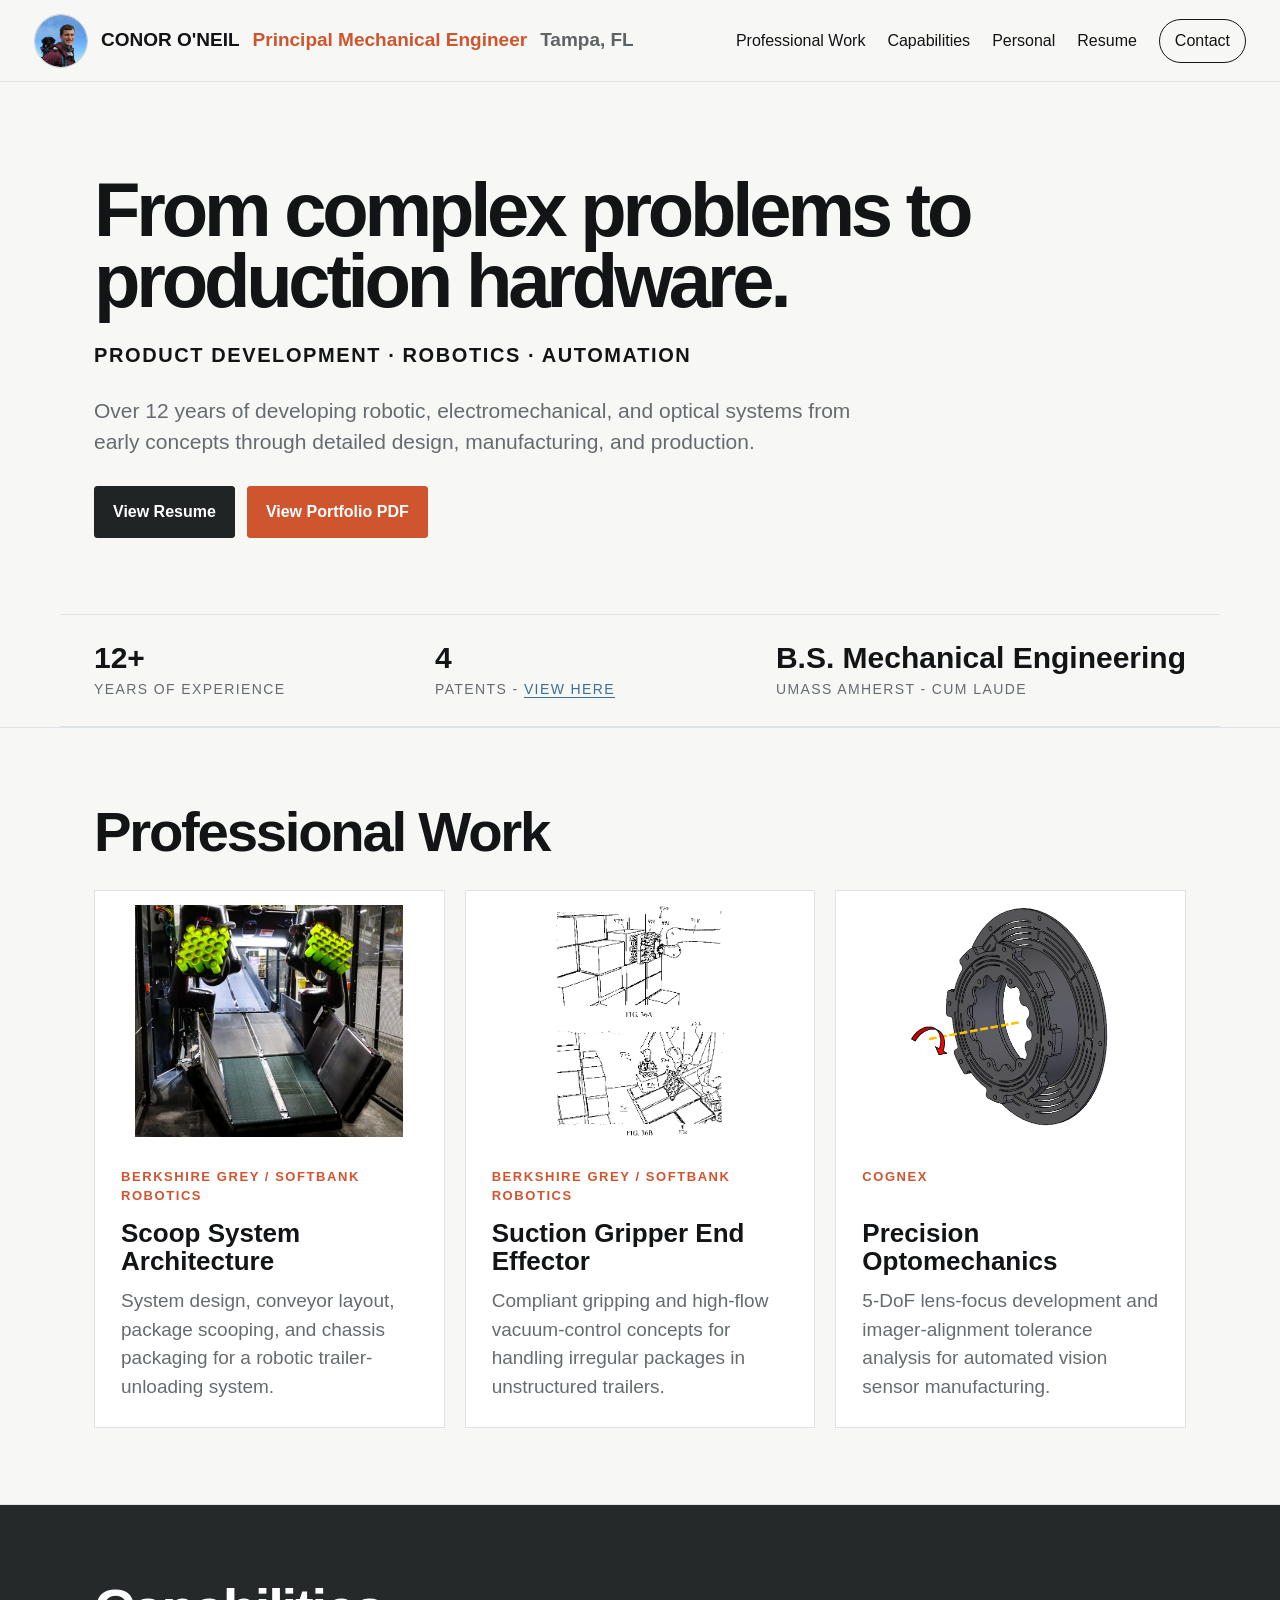
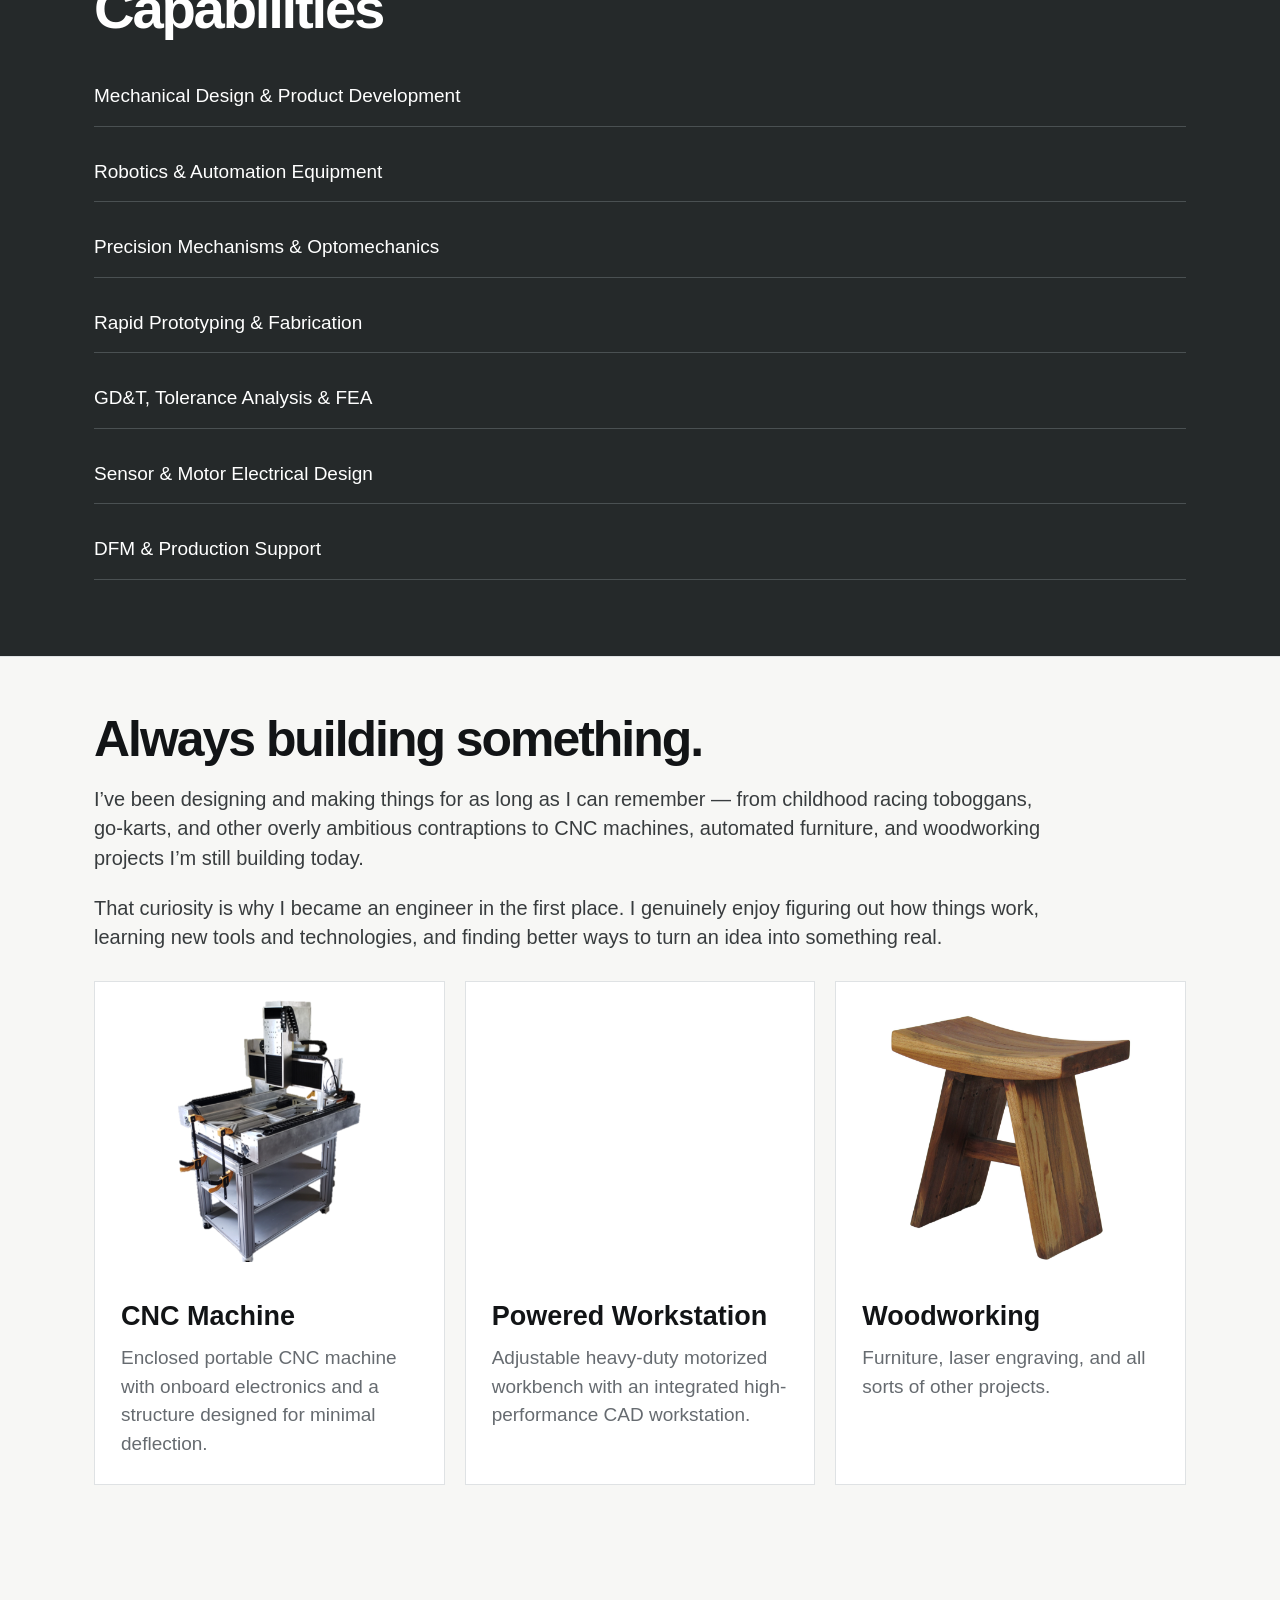
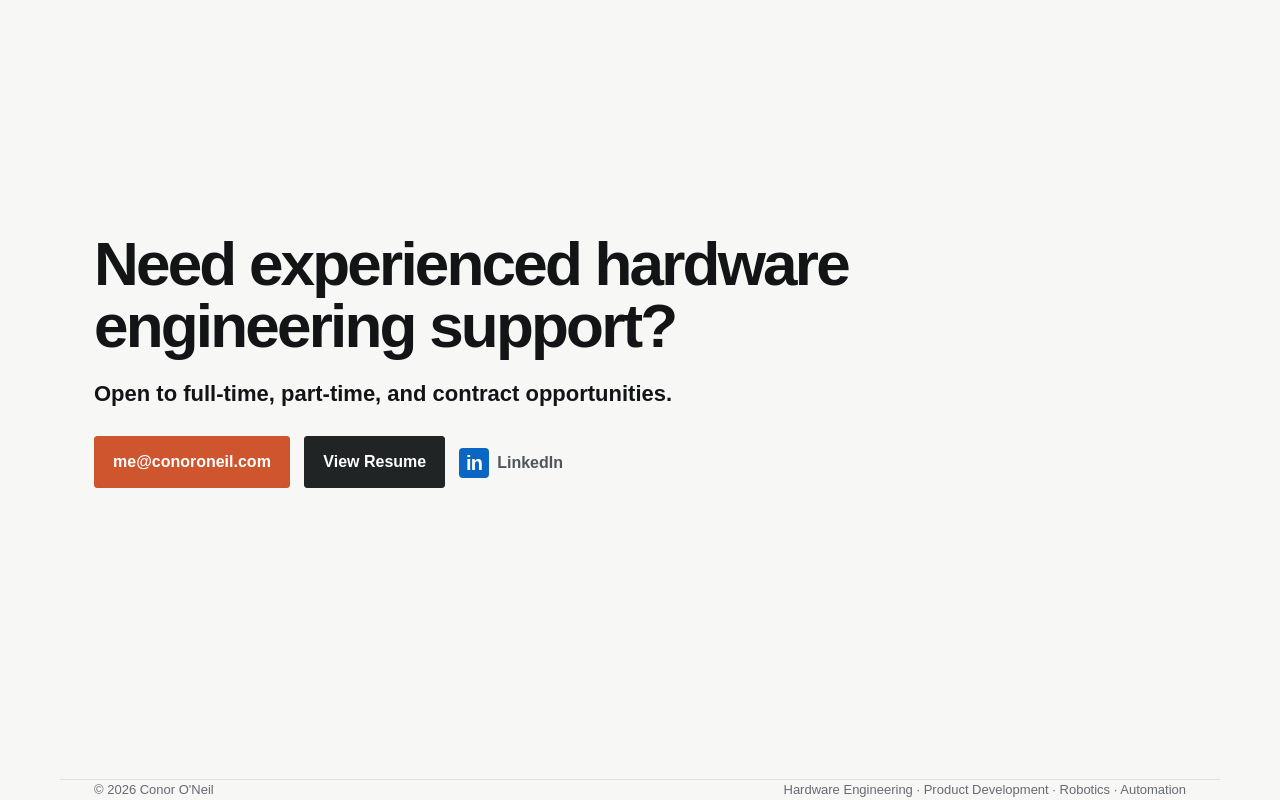
<file: index.html>
<!DOCTYPE html>

<html lang="en"><head><meta charset="utf-8"/><meta content="width=device-width,initial-scale=1" name="viewport"/><title>Conor O'Neil | Hardware Engineering</title><link href="site.css?v=20260930-19" rel="stylesheet"/>
<style>
/* Final homepage media positioning refinements */
.cnc-home-media img { transform: translateY(14px) !important; }
.woodworking-home-media img { transform: translateY(14px) !important; }
@media (max-width:900px) {
  .cnc-home-media img { transform: translateY(10px) !important; }
  .woodworking-home-media img { transform: translateY(10px) !important; }
}
</style>
</head><body id="top"><header class="nav"><a class="brand-with-photo" href="/"><img alt="" class="nav-headshot" src="assets/headshot.png"/><span class="brand-name">CONOR O'NEIL</span><span class="brand-role">Principal Mechanical Engineer</span><span class="brand-location">Tampa, FL</span></a><nav><a href="/#work">Professional Work</a><a href="/#capabilities">Capabilities</a><a href="/#personal">Personal</a><a href="assets/Conor O'Neil Resume.pdf">Resume</a><a class="pill" href="/#contact">Contact</a></nav></header>
<main>
<section class="hero"><div class="wrap"><h1>From complex problems to production hardware.</h1><div class="sub">Product Development · Robotics · Automation</div><p class="lede">Over 12 years of developing robotic, electromechanical, and optical systems from early concepts through detailed design, manufacturing, and production.</p><div class="hero-actions"><a class="button button-dark" href="assets/Conor O'Neil Resume.pdf">View Resume</a><a class="button button-accent" href="assets/Conor O’Neil Portfolio.pdf" download="Conor O'Neil Portfolio.pdf">View Portfolio PDF</a></div></div></section>
<div class="wrap metrics">
<div class="metric"><strong>12+</strong><span>Years of Experience</span></div>
<div class="metric patent-metric"><strong>4</strong><span>Patents - <a href="/patents">VIEW HERE</a></span></div>
<div class="metric education-metric"><strong>B.S. Mechanical Engineering</strong><span>UMass Amherst - Cum Laude</span></div>
</div>
<section class="section" id="work"><div class="wrap"><h2>Professional Work</h2><div class="work-grid">
<a class="work-card" href="/projects/scoop-system-architecture"><div class="thumb"><img alt="Scoop robotic trailer unloader" src="assets/images/scoop-hero.jpg"/></div><div class="text"><div class="company">Berkshire Grey / SoftBank Robotics</div><h3>Scoop System Architecture</h3><p>System design, conveyor layout, package scooping, and chassis packaging for a robotic trailer-unloading system.</p></div></a>
<a class="work-card" href="/projects/suction-gripper"><div class="thumb"><img alt="Patent illustration of suction gripper" src="assets/images/compliant-gripper-2.png"/></div><div class="text"><div class="company">Berkshire Grey / SoftBank Robotics</div><h3>Suction Gripper End Effector</h3><p>Compliant gripping and high-flow vacuum-control concepts for handling irregular packages in unstructured trailers.</p></div></a>
<a class="work-card" href="/projects/precision-optomechanics"><div class="thumb"><img alt="5-DoF lens focus flexure" src="assets/images/focus-flexure.png"/></div><div class="text"><div class="company">Cognex</div><h3>Precision Optomechanics</h3><p>5-DoF lens-focus development and imager-alignment tolerance analysis for automated vision sensor manufacturing.</p></div></a>
</div></div></section>
<section class="section capabilities-section" id="capabilities"><div class="wrap"><h2>Capabilities</h2><div class="cap-grid">
<div class="cap">Mechanical Design &amp; Product Development</div><div class="cap">Robotics &amp; Automation Equipment</div><div class="cap">Precision Mechanisms &amp; Optomechanics</div><div class="cap">Rapid Prototyping &amp; Fabrication</div><div class="cap">GD&amp;T, Tolerance Analysis &amp; FEA</div><div class="cap">Sensor &amp; Motor Electrical Design</div><div class="cap">DFM &amp; Production Support</div>
</div></div></section>
<section class="section" id="personal"><div class="wrap personal-copy"><h2>Always building something.</h2><p class="big">I’ve been designing and making things for as long as I can remember — from childhood racing toboggans, go-karts, and other overly ambitious contraptions to CNC machines, automated furniture, and woodworking projects I’m still building today.</p><p>That curiosity is why I became an engineer in the first place. I genuinely enjoy figuring out how things work, learning new tools and technologies, and finding better ways to turn an idea into something real.</p><div class="personal-grid">
<a class="personal-card" href="/projects/cnc-machine"><div class="personal-media cnc-home-media"><img alt="Enclosed CNC machine" src="assets/images/cnc-machine-real.png"/></div><div class="body"><h3>CNC Machine</h3><p>Enclosed portable CNC machine with onboard electronics and a structure designed for minimal deflection.</p></div></a>
<a class="personal-card" href="/projects/workstation"><div class="personal-media workstation-home-media"><video aria-label="Powered CAD workstation in motion" autoplay class="preview-video" loop muted playsinline preload="auto"><source src="assets/cad-workstation-loop-v39.mp4" type="video/mp4"/></video></div><div class="body"><h3>Powered Workstation</h3><p>Adjustable heavy-duty motorized workbench with an integrated high-performance CAD workstation.</p></div></a>
<a class="personal-card" href="/projects/woodworking"><div class="personal-media woodworking-home-media"><img alt="Wood step stool" src="assets/woodworking/bench.jpg"/></div><div class="body"><h3>Woodworking</h3><p>Furniture, laser engraving, and all sorts of other projects.</p></div></a>
</div></div></section>
<section class="contact" id="contact"><div class="wrap"><h2>Need experienced hardware engineering support?</h2><p class="availability">Open to full-time, part-time, and contract opportunities.</p><a class="button email-button" href="mailto:Conor%20O%27Neil%20%3Cme%40conoroneil.com%3E">me@conoroneil.com</a> <a class="button button-dark" href="assets/Conor O'Neil Resume.pdf">View Resume</a><a class="linkedin-link" href="https://www.linkedin.com/in/conoroneil/" target="_blank" rel="noopener noreferrer" aria-label="Conor O'Neil on LinkedIn"><span class="linkedin-icon">in</span><span>LinkedIn</span></a></div></section>
</main><footer class="wrap"><span>© 2026 Conor O'Neil</span><span>Hardware Engineering · Product Development · Robotics · Automation</span></footer><script>
(function(){
  function resumePreviewVideos(){
    document.querySelectorAll('.workstation-home-media video').forEach(function(v){
      v.muted=true;
      var playPromise=v.play();
      if(playPromise&&playPromise.catch){playPromise.catch(function(){});}
    });
  }
  window.addEventListener('pageshow',resumePreviewVideos);
  document.addEventListener('visibilitychange',function(){if(!document.hidden) resumePreviewVideos();});
})();
</script><script>
(function(){
  var plaqueImages=[
    'assets/woodworking/plaque-henry-carly.jpg',
    'assets/woodworking/plaque-laura-colton.jpg',
    'assets/woodworking/plaque-toby.jpg'
  ];
  function warmPlaqueCache(){
    plaqueImages.forEach(function(src){
      var img=new Image();
      img.decoding='async';
      img.src=src;
      if(img.decode){ img.decode().catch(function(){}); }
    });
  }
  if(document.readyState==='complete'){
    warmPlaqueCache();
  }else{
    window.addEventListener('load',warmPlaqueCache,{once:true});
  }
})();
</script>
</body></html>
</file>
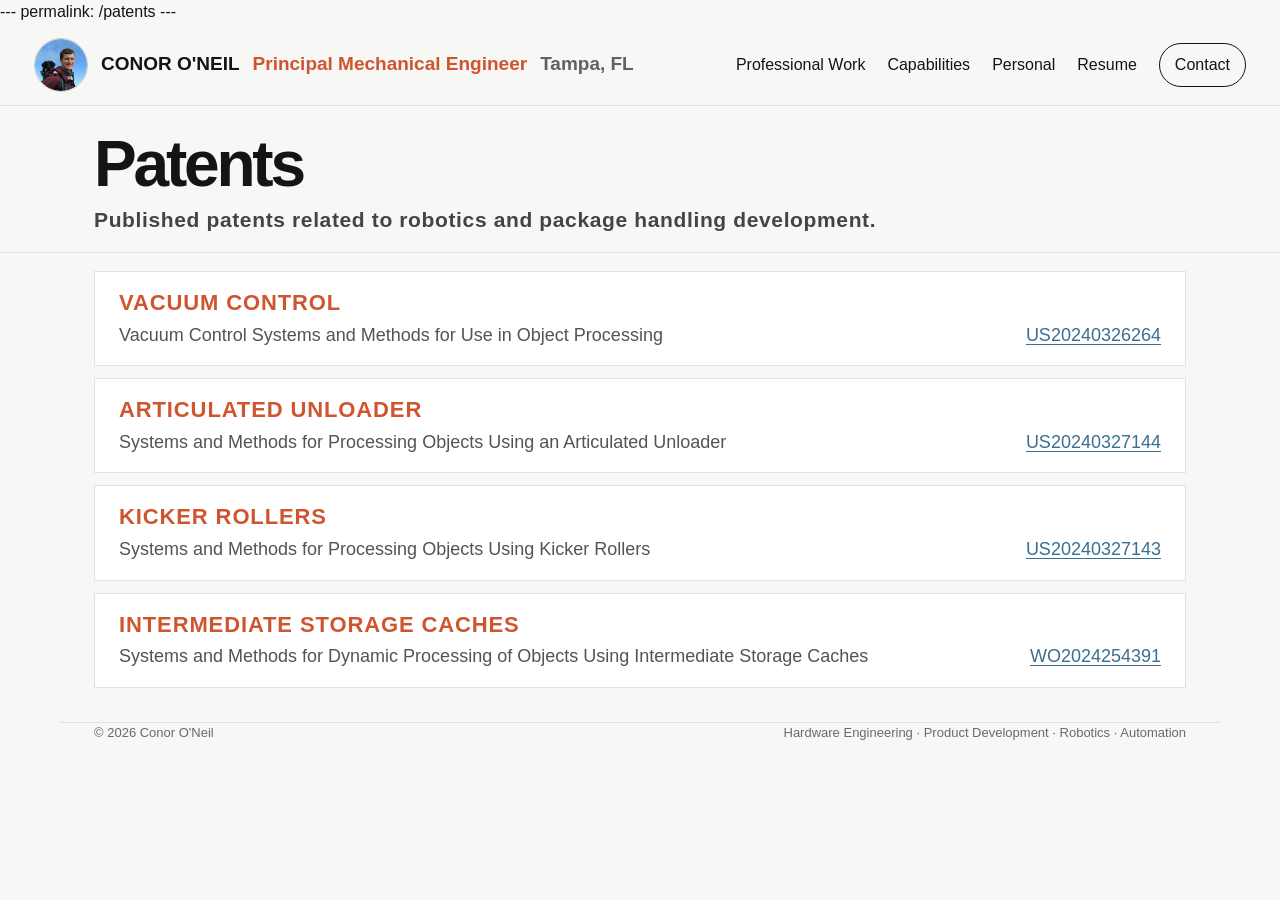
<file: patents.html>
---
permalink: /patents
---
<!DOCTYPE html>

<html lang="en"><head><meta charset="utf-8"/><meta content="width=device-width,initial-scale=1" name="viewport"/><title>Patents | Conor O'Neil</title><link href="site.css" rel="stylesheet"/></head><body>
<header class="nav"><a class="brand-with-photo" href="/"><img alt="" class="nav-headshot" src="assets/headshot.png"/><span class="brand-name">CONOR O'NEIL</span><span class="brand-role">Principal Mechanical Engineer</span><span class="brand-location">Tampa, FL</span></a><nav><a href="/#work">Professional Work</a><a href="/#capabilities">Capabilities</a><a href="/#personal">Personal</a><a href="assets/Conor O'Neil Resume.pdf" download="Conor O'Neil Resume.pdf">Resume</a><a class="pill" href="/#contact">Contact</a></nav></header>
<main><section class="case-hero"><div class="wrap"><h1>Patents</h1><div class="case-meta">Published patents related to robotics and package handling development.</div></div></section>
<section class="case-section patents-section"><div class="wrap"><div class="patents-list">
<article class="patent-row"><h2>Vacuum Control</h2><div class="patent-details"><p class="patent-description">Vacuum Control Systems and Methods for Use in Object Processing</p><a class="patent-number" target="_blank" rel="noopener noreferrer" href="https://patents.google.com/patent/US20240326264A1/en?oq=US20240326264">US20240326264</a></div></article>
<article class="patent-row"><h2>Articulated Unloader</h2><div class="patent-details"><p class="patent-description">Systems and Methods for Processing Objects Using an Articulated Unloader</p><a class="patent-number" target="_blank" rel="noopener noreferrer" href="https://patents.google.com/patent/US20240327144A1/en?oq=US20240327144">US20240327144</a></div></article>
<article class="patent-row"><h2>Kicker Rollers</h2><div class="patent-details"><p class="patent-description">Systems and Methods for Processing Objects Using Kicker Rollers</p><a class="patent-number" target="_blank" rel="noopener noreferrer" href="https://patents.google.com/patent/US20240327143A1/en?oq=US20240327143">US20240327143</a></div></article>
<article class="patent-row"><h2>Intermediate Storage Caches</h2><div class="patent-details"><p class="patent-description">Systems and Methods for Dynamic Processing of Objects Using Intermediate Storage Caches</p><a class="patent-number" target="_blank" rel="noopener noreferrer" href="https://patents.google.com/patent/WO2024254391A1/en?oq=WO2024254391">WO2024254391</a></div></article>
</div></div></section></main>
<footer class="wrap"><span>© 2026 Conor O'Neil</span><span>Hardware Engineering · Product Development · Robotics · Automation</span></footer></body></html>
</file>
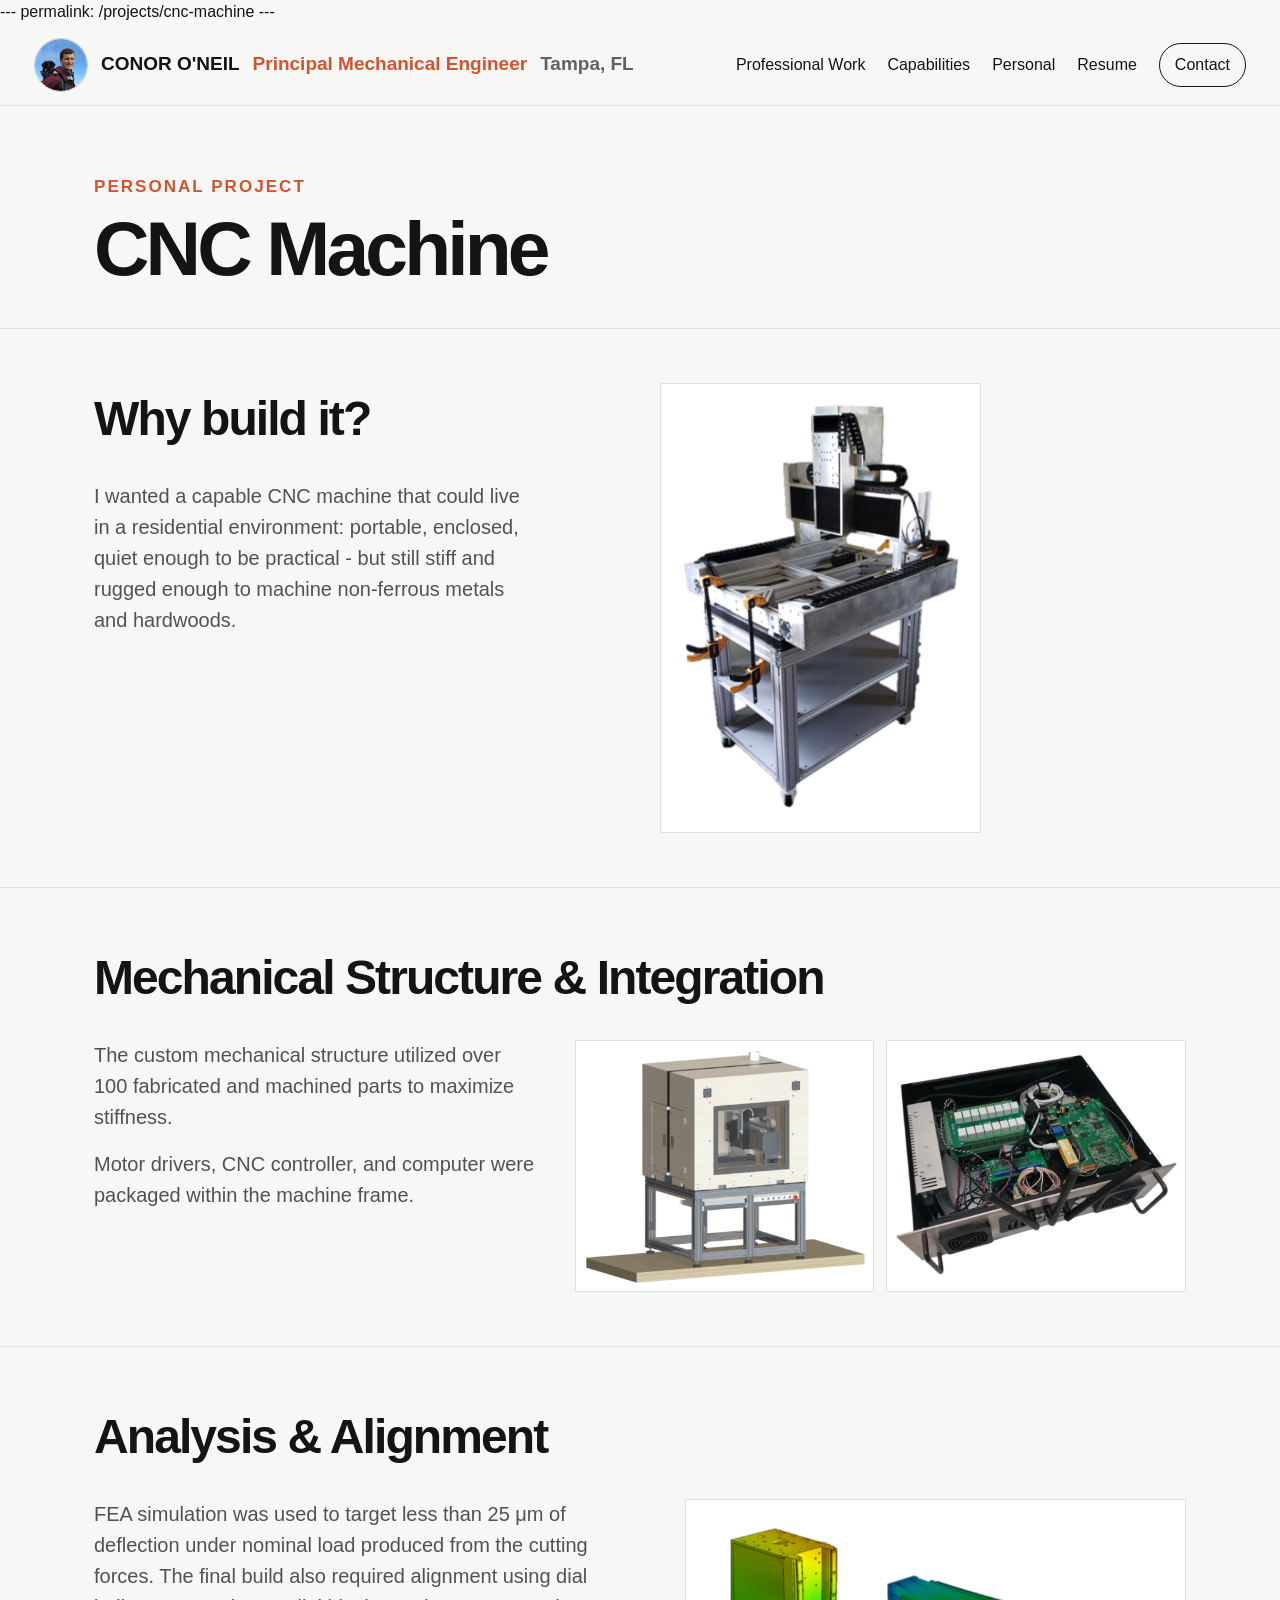
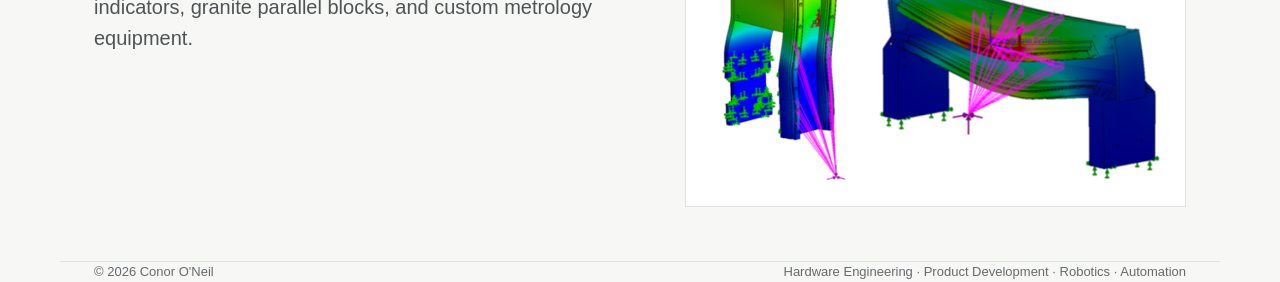
<file: projects/cnc-machine.html>
---
permalink: /projects/cnc-machine
---
<!DOCTYPE html>

<html lang="en"><head><meta charset="utf-8"/><meta content="width=device-width,initial-scale=1" name="viewport"/><title>CNC Machine | Conor O'Neil</title><link href="../site.css?v=20260930-20" rel="stylesheet"/></head><body><header class="nav"><a class="brand-with-photo" href="/"><img alt="" class="nav-headshot" src="../assets/headshot.png"/><span class="brand-name">CONOR O'NEIL</span><span class="brand-role">Principal Mechanical Engineer</span><span class="brand-location">Tampa, FL</span></a><nav><a href="/#work">Professional Work</a><a href="/#capabilities">Capabilities</a><a href="/#personal">Personal</a><a href="../assets/Conor O'Neil Resume.pdf" download="Conor O'Neil Resume.pdf">Resume</a><a class="pill" href="/#contact">Contact</a></nav></header><main><section class="case-hero"><div class="wrap"><div class="company">Personal Project</div><h1>CNC Machine</h1></div></section><section class="case-section cnc-why"><div class="wrap"><div class="case-grid"><div class="case-copy"><h2>Why build it?</h2><p>I wanted a capable CNC machine that could live in a residential environment: portable, enclosed, quiet enough to be practical - but still stiff and rugged enough to machine non-ferrous metals and hardwoods.</p></div><div class="case-photo contain"><img alt="Built CNC machine" data-lightbox-width="600px" src="../assets/images/cnc-machine-real.png"/></div></div></div></section><section class="case-section cnc-mechanical"><div class="wrap"><h2>Mechanical Structure &amp; Integration</h2><div class="case-grid"><div class="case-copy"><p>The custom mechanical structure utilized over 100 fabricated and machined parts to maximize stiffness.</p><p>Motor drivers, CNC controller, and computer were packaged within the machine frame.</p></div><div class="case-visual-grid two"><div class="case-photo contain"><img alt="Enclosed CNC CAD" data-lightbox-width="620px" src="../assets/images/cnc-machine-full.png"/></div><div class="case-photo contain"><img alt="CNC control electronics" data-lightbox-width="600px" src="../assets/images/cnc-control-box.png"/></div></div></div></div></section><section class="case-section"><div class="wrap"><h2>Analysis &amp; Alignment</h2><div class="case-grid"><div class="case-copy"><p>FEA simulation was used to target less than 25 μm of deflection under nominal load produced from the cutting forces. The final build also required alignment using dial indicators, granite parallel blocks, and custom metrology equipment.</p></div><div class="case-photo contain"><img alt="CNC structural FEA" data-lightbox-width="720px" src="../assets/images/cnc-fea.png"/></div></div></div></section></main><footer class="wrap"><span>© 2026 Conor O'Neil</span><span>Hardware Engineering · Product Development · Robotics · Automation</span></footer><script src="../site.js"></script></body></html>
</file>
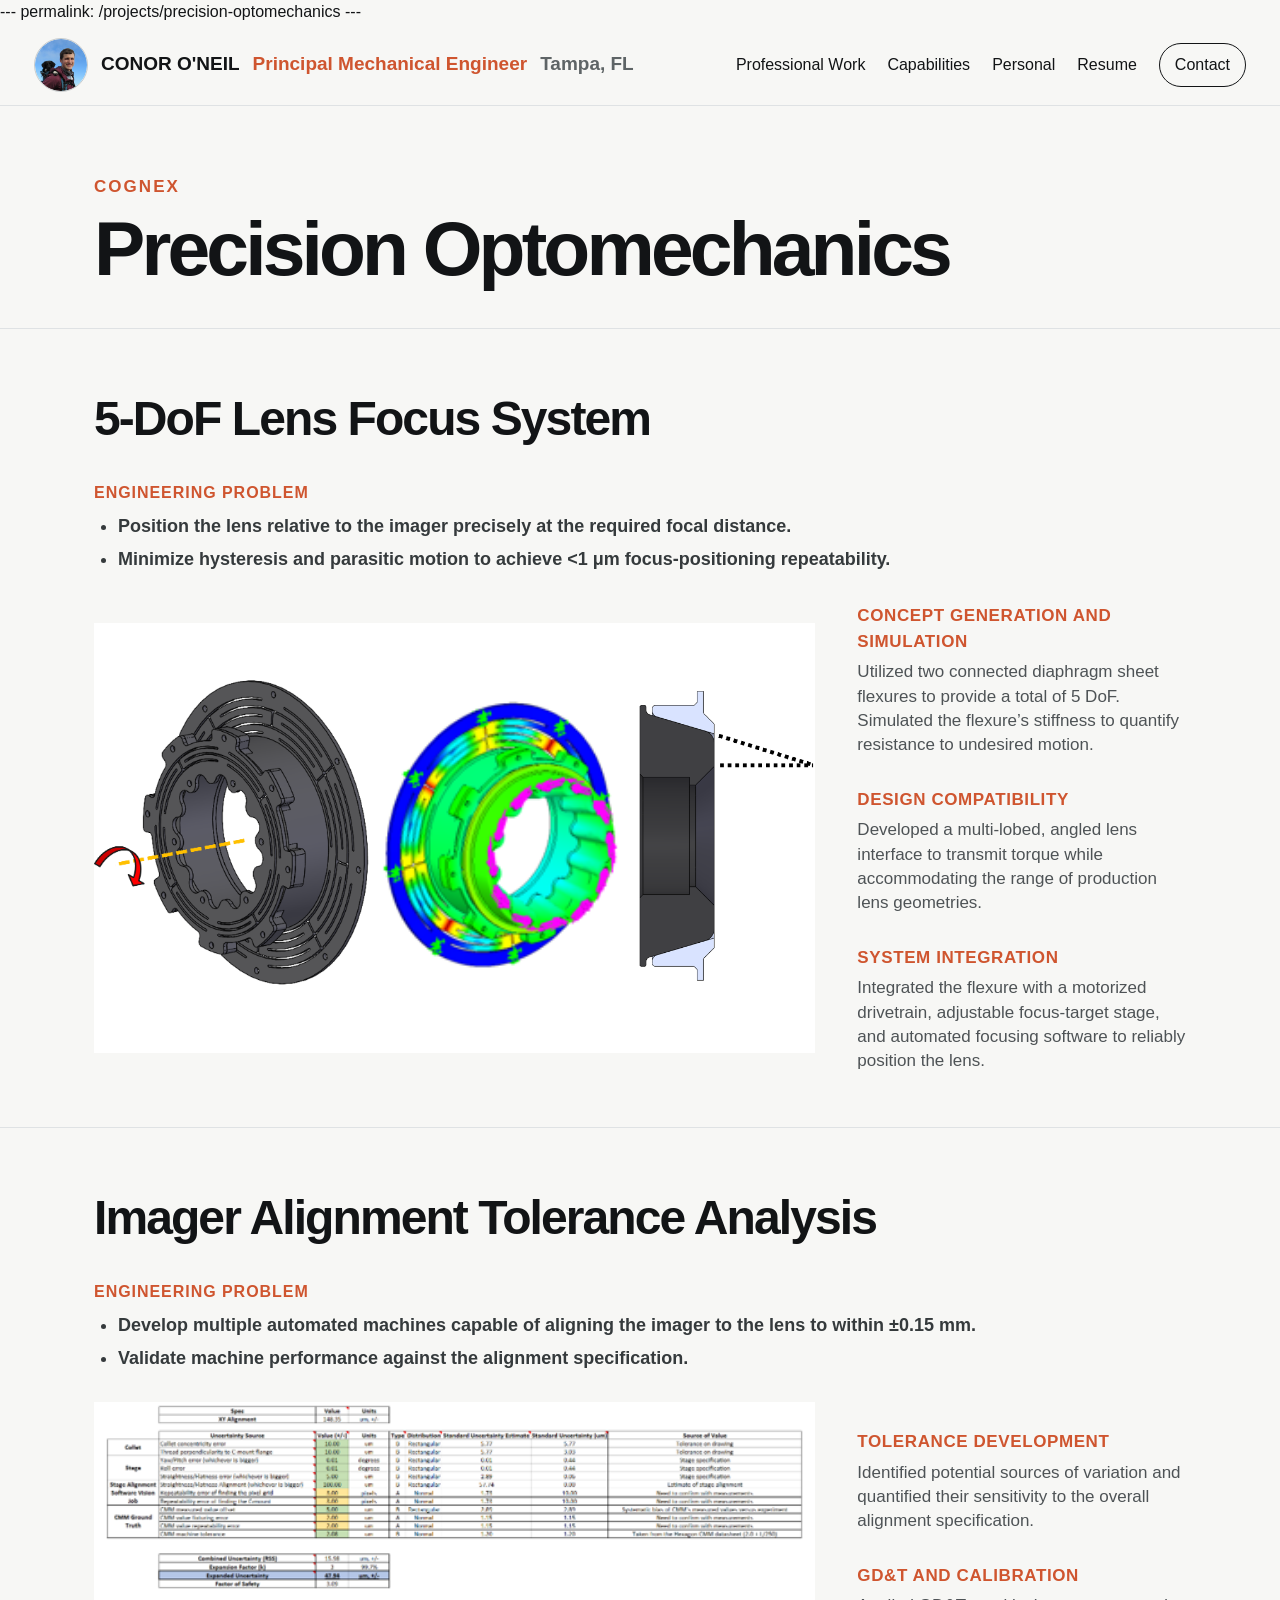
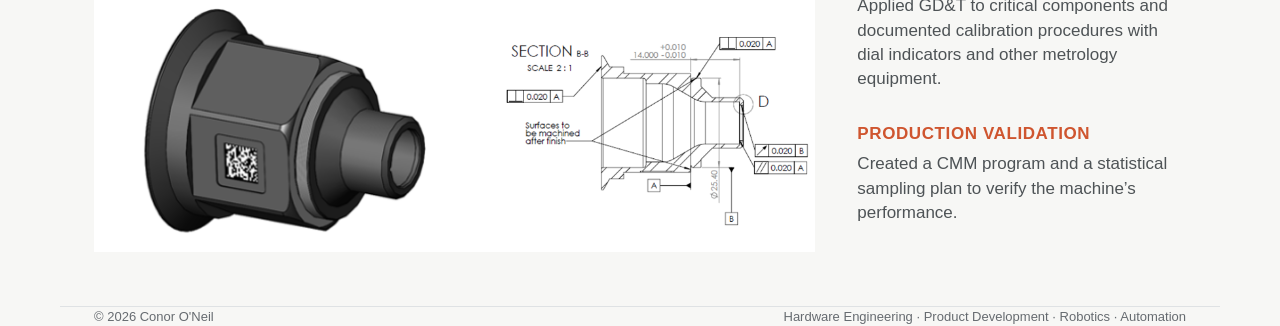
<file: projects/precision-optomechanics.html>
---
permalink: /projects/precision-optomechanics
---
<!DOCTYPE html>

<html lang="en"><head><meta charset="utf-8"/><meta content="width=device-width,initial-scale=1" name="viewport"/><title>Precision Optomechanics | Conor O'Neil</title><link href="../site.css" rel="stylesheet"/></head><body><header class="nav"><a class="brand-with-photo" href="/"><img alt="" class="nav-headshot" src="../assets/headshot.png"/><span class="brand-name">CONOR O'NEIL</span><span class="brand-role">Principal Mechanical Engineer</span><span class="brand-location">Tampa, FL</span></a><nav><a href="/#work">Professional Work</a><a href="/#capabilities">Capabilities</a><a href="/#personal">Personal</a><a href="../assets/Conor O'Neil Resume.pdf" download="Conor O'Neil Resume.pdf">Resume</a><a class="pill" href="/#contact">Contact</a></nav></header><main>
<section class="case-hero"><div class="wrap"><div class="company">Cognex</div><h1>Precision Optomechanics</h1></div></section>
<section class="case-section"><div class="wrap"><h2>5-DoF Lens Focus System</h2><h3 class="section-label">Engineering Problem</h3><ul class="problem-list"><li>Position the lens relative to the imager precisely at the required focal distance.</li><li>Minimize hysteresis and parasitic motion to achieve &lt;1 μm focus-positioning repeatability.</li></ul><div class="cognex-portfolio-grid"><div class="cognex-visual-board"><img alt="Focus flexure CAD" src="../assets/images/focus-flexure.png"/><img alt="Focus flexure FEA" data-lightbox-width="400px" src="../assets/images/focus-flexure-fea.png"/><img alt="Focus flexure lens interface" src="../assets/images/focus-flexure-engagement.png"/></div><div class="cognex-copy-stack"><div><h3>Concept Generation and Simulation</h3><p>Utilized two connected diaphragm sheet flexures to provide a total of 5 DoF. Simulated the flexure’s stiffness to quantify resistance to undesired motion.</p></div><div><h3>Design Compatibility</h3><p>Developed a multi-lobed, angled lens interface to transmit torque while accommodating the range of production lens geometries.</p></div><div><h3>System Integration</h3><p>Integrated the flexure with a motorized drivetrain, adjustable focus-target stage, and automated focusing software to reliably position the lens.</p></div></div></div></div></section>
<section class="case-section"><div class="wrap"><h2>Imager Alignment Tolerance Analysis</h2><h3 class="section-label">Engineering Problem</h3><ul class="problem-list"><li>Develop multiple automated machines capable of aligning the imager to the lens to within ±0.15 mm.</li><li>Validate machine performance against the alignment specification.</li></ul><div class="cognex-portfolio-grid"><div class="cognex-visual-board alignment-board"><img alt="Imager alignment tolerance budget" data-lightbox-width="900px" src="../assets/images/aligner-tolerance-budget.png"/><img alt="Alignment collet drawing" data-lightbox-width="760px" src="../assets/images/aligner-collet-drawing.png"/><img alt="Alignment collet CAD" data-lightbox-width="520px" src="../assets/images/aligner-collet-cad.png"/></div><div class="cognex-copy-stack"><div><h3>Tolerance Development</h3><p>Identified potential sources of variation and quantified their sensitivity to the overall alignment specification.</p></div><div><h3>GD&amp;T and Calibration</h3><p>Applied GD&amp;T to critical components and documented calibration procedures with dial indicators and other metrology equipment.</p></div><div><h3>Production Validation</h3><p>Created a CMM program and a statistical sampling plan to verify the machine’s performance.</p></div></div></div></div></section></main><footer class="wrap"><span>© 2026 Conor O'Neil</span><span>Hardware Engineering · Product Development · Robotics · Automation</span></footer><script src="../site.js"></script></body></html>
</file>
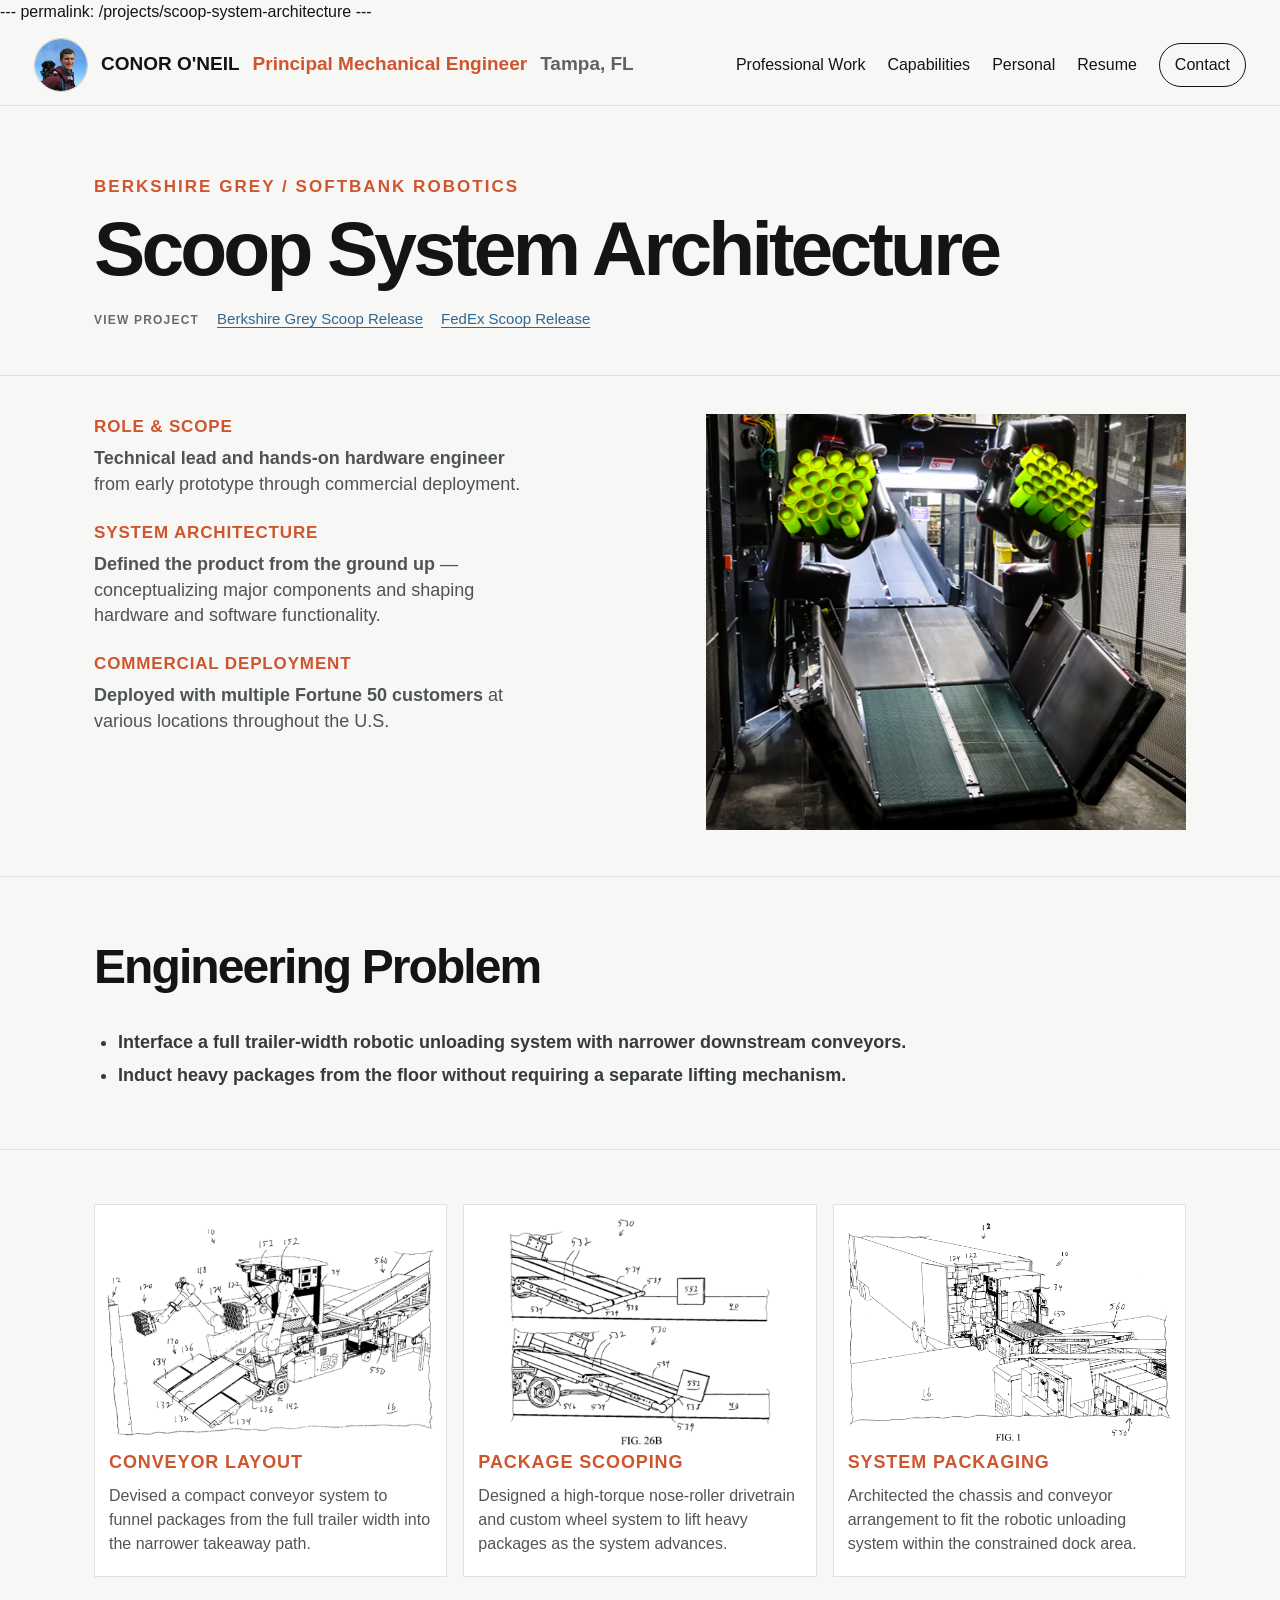
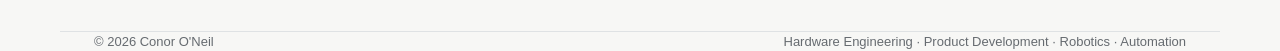
<file: projects/scoop-system-architecture.html>
---
permalink: /projects/scoop-system-architecture
---
<!DOCTYPE html>

<html lang="en"><head><meta charset="utf-8"/><meta content="width=device-width,initial-scale=1" name="viewport"/><title>Scoop System Architecture | Conor O'Neil</title><link href="../site.css?v=20260929-10" rel="stylesheet"/></head><body><header class="nav"><a class="brand-with-photo" href="/"><img alt="" class="nav-headshot" src="../assets/headshot.png"/><span class="brand-name">CONOR O'NEIL</span><span class="brand-role">Principal Mechanical Engineer</span><span class="brand-location">Tampa, FL</span></a><nav><a href="/#work">Professional Work</a><a href="/#capabilities">Capabilities</a><a href="/#personal">Personal</a><a href="../assets/Conor O'Neil Resume.pdf" download="Conor O'Neil Resume.pdf">Resume</a><a class="pill" href="/#contact">Contact</a></nav></header><main>
<section class="case-hero"><div class="wrap"><div class="company">Berkshire Grey / SoftBank Robotics</div><h1>Scoop System Architecture</h1><div class="project-links"><span>View Project</span><a href="https://www.berkshiregrey.com/resources/press-release/berkshire-grey-launches-scoop-robotic-trailer-unloader-to-transform-high-variability-dock-operations/" target="_blank" rel="noopener noreferrer">Berkshire Grey Scoop Release</a><a href="https://newsroom.fedex.com/newsroom/global-english/fedex-launches-berkshire-greys-fully-autonomous-robotic-trailer-unloader-to-create-a-safer-and-more-efficient-workplace" target="_blank" rel="noopener noreferrer">FedEx Scoop Release</a></div></div></section>
<section class="case-section scoop-overview"><div class="wrap"><div class="scoop-overview-grid"><div class="scoop-overview-copy"><h3>Role &amp; Scope</h3><p><strong>Technical lead and hands-on hardware engineer</strong> from early prototype through commercial deployment.</p><h3>System Architecture</h3><p><strong>Defined the product from the ground up</strong> — conceptualizing major components and shaping hardware and software functionality.</p><h3>Commercial Deployment</h3><p><strong>Deployed with multiple Fortune 50 customers</strong> at various locations throughout the U.S.</p></div><div><div class="scoop-hero-photo"><img alt="Scoop robotic trailer unloader" data-lightbox-width="900px" src="../assets/images/scoop-hero.jpg"/></div></div></div></div></section>
<section class="case-section"><div class="wrap"><h2>Engineering Problem</h2><ul class="problem-list"><li>Interface a full trailer-width robotic unloading system with narrower downstream conveyors.</li><li>Induct heavy packages from the floor without requiring a separate lifting mechanism.</li></ul></div></section>
<section class="case-section"><div class="wrap"><div class="case-points visual-points aligned-visual-points">
<div class="case-point"><div class="case-photo contain"><img alt="Conveyor layout patent illustration" data-lightbox-width="860px" src="../assets/images/conveyor-layout.png"/></div><h3>Conveyor Layout</h3><p>Devised a compact conveyor system to funnel packages from the full trailer width into the narrower takeaway path.</p></div>
<div class="case-point"><div class="case-photo contain"><img alt="Package scooping patent illustration" src="../assets/images/package-scooping.png"/></div><h3>Package Scooping</h3><p>Designed a high-torque nose-roller drivetrain and custom wheel system to lift heavy packages as the system advances.</p></div>
<div class="case-point"><div class="case-photo contain"><img alt="System packaging patent illustration" data-lightbox-width="860px" src="../assets/images/system-packaging.png"/></div><h3>System Packaging</h3><p>Architected the chassis and conveyor arrangement to fit the robotic unloading system within the constrained dock area.</p></div>
</div></div></section></main><footer class="wrap"><span>© 2026 Conor O'Neil</span><span>Hardware Engineering · Product Development · Robotics · Automation</span></footer><script src="../site.js"></script></body></html>
</file>
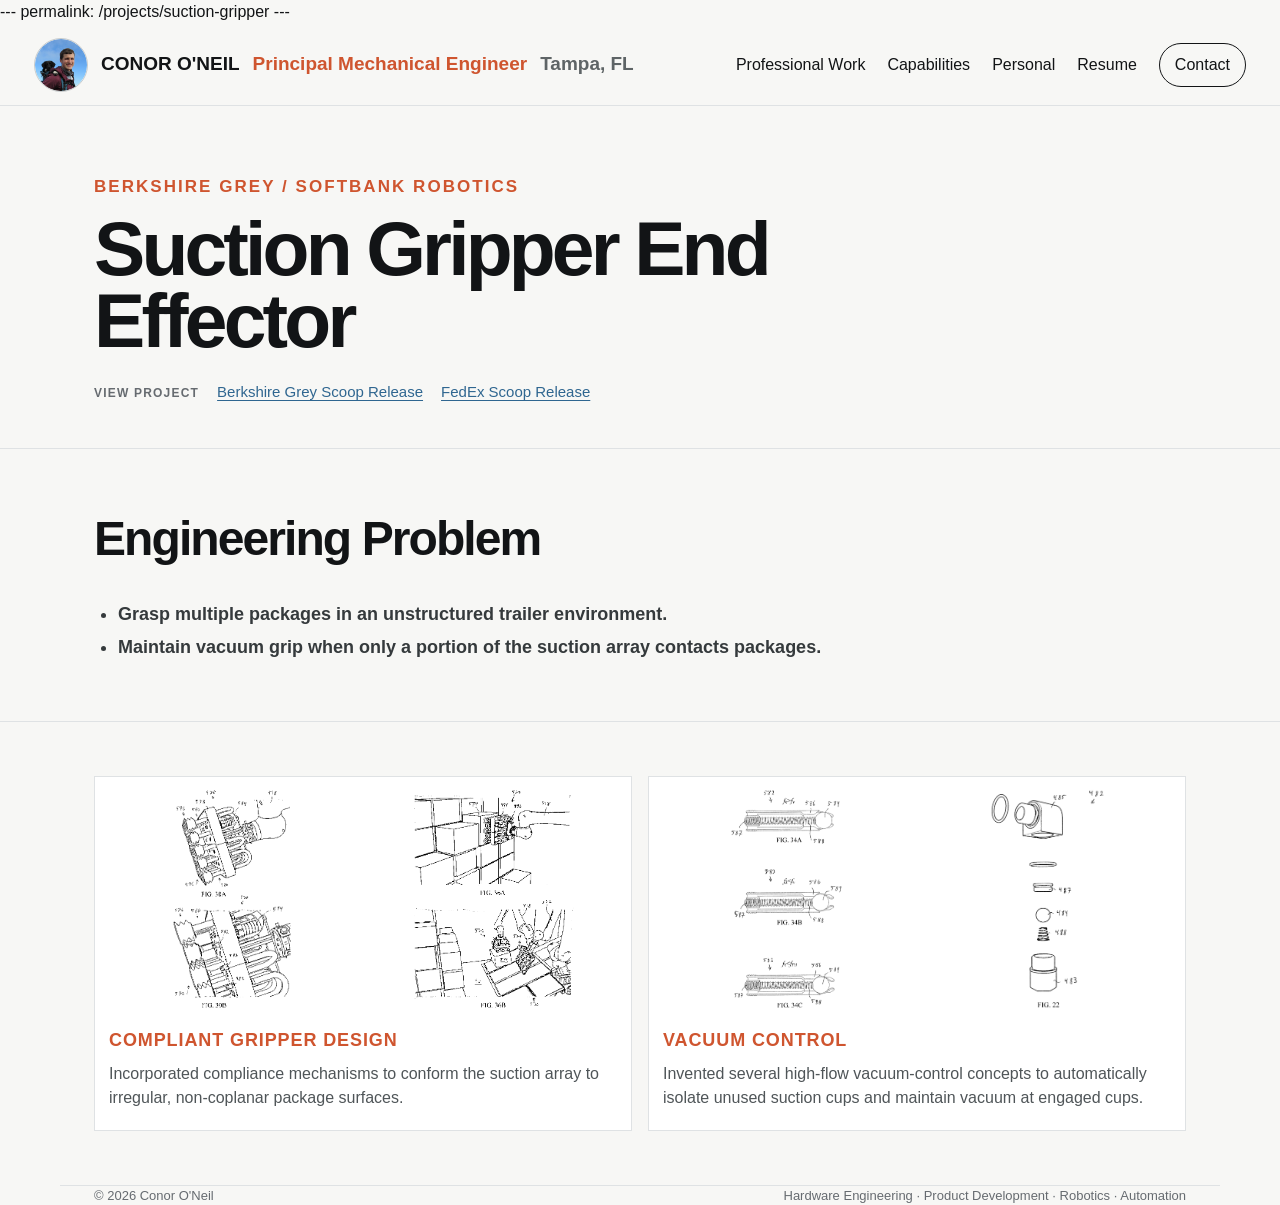
<file: projects/suction-gripper.html>
---
permalink: /projects/suction-gripper
---
<!DOCTYPE html>

<html lang="en"><head><meta charset="utf-8"/><meta content="width=device-width,initial-scale=1" name="viewport"/><title>Suction Gripper End Effector | Conor O'Neil</title><link href="../site.css" rel="stylesheet"/></head><body><header class="nav"><a class="brand-with-photo" href="/"><img alt="" class="nav-headshot" src="../assets/headshot.png"/><span class="brand-name">CONOR O'NEIL</span><span class="brand-role">Principal Mechanical Engineer</span><span class="brand-location">Tampa, FL</span></a><nav><a href="/#work">Professional Work</a><a href="/#capabilities">Capabilities</a><a href="/#personal">Personal</a><a href="../assets/Conor O'Neil Resume.pdf" download="Conor O'Neil Resume.pdf">Resume</a><a class="pill" href="/#contact">Contact</a></nav></header><main>
<section class="case-hero"><div class="wrap"><div class="company">Berkshire Grey / SoftBank Robotics</div><h1>Suction Gripper End Effector</h1><div class="project-links"><span>View Project</span><a href="https://www.berkshiregrey.com/resources/press-release/berkshire-grey-launches-scoop-robotic-trailer-unloader-to-transform-high-variability-dock-operations/" target="_blank" rel="noopener noreferrer">Berkshire Grey Scoop Release</a><a href="https://newsroom.fedex.com/newsroom/global-english/fedex-launches-berkshire-greys-fully-autonomous-robotic-trailer-unloader-to-create-a-safer-and-more-efficient-workplace" target="_blank" rel="noopener noreferrer">FedEx Scoop Release</a></div></div></section>
<section class="case-section"><div class="wrap"><h2>Engineering Problem</h2><ul class="problem-list"><li>Grasp multiple packages in an unstructured trailer environment.</li><li>Maintain vacuum grip when only a portion of the suction array contacts packages.</li></ul></div></section>
<section class="case-section"><div class="wrap"><div class="case-points visual-points two-point-layout">
<div class="case-point"><div class="case-photo contain visual-pair"><img alt="Compliant gripper patent illustration" src="../assets/images/compliant-gripper-1.png"/><img alt="Compliant gripper interaction illustration" src="../assets/images/compliant-gripper-2.png"/></div><h3>Compliant Gripper Design</h3><p>Incorporated compliance mechanisms to conform the suction array to irregular, non-coplanar package surfaces.</p></div>
<div class="case-point"><div class="case-photo contain visual-pair"><img alt="Vacuum control patent illustration" src="../assets/images/vacuum-control-1.png"/><img alt="Vacuum valve patent illustration" data-lightbox-width="330px" src="../assets/images/vacuum-control-2.png"/></div><h3>Vacuum Control</h3><p>Invented several high-flow vacuum-control concepts to automatically isolate unused suction cups and maintain vacuum at engaged cups.</p></div>
</div></div></section></main><footer class="wrap"><span>© 2026 Conor O'Neil</span><span>Hardware Engineering · Product Development · Robotics · Automation</span></footer><script src="../site.js"></script></body></html>
</file>
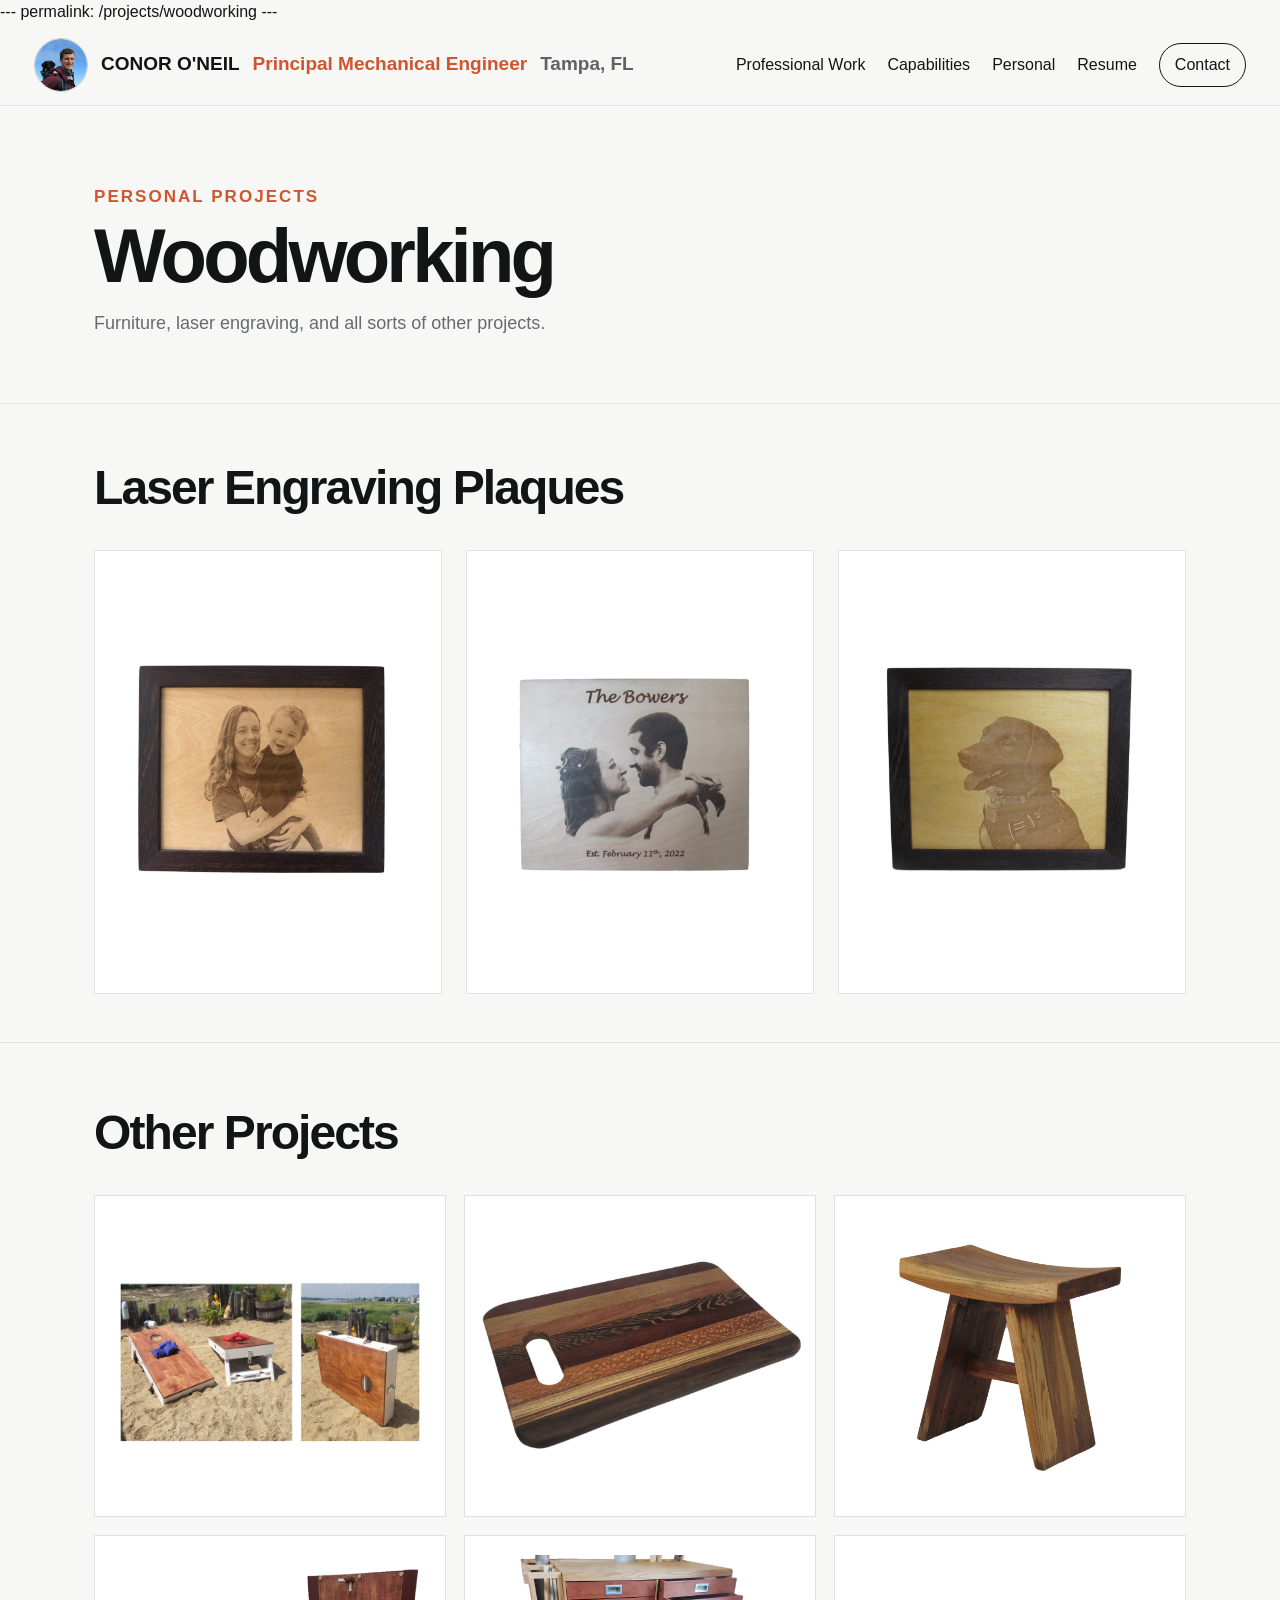
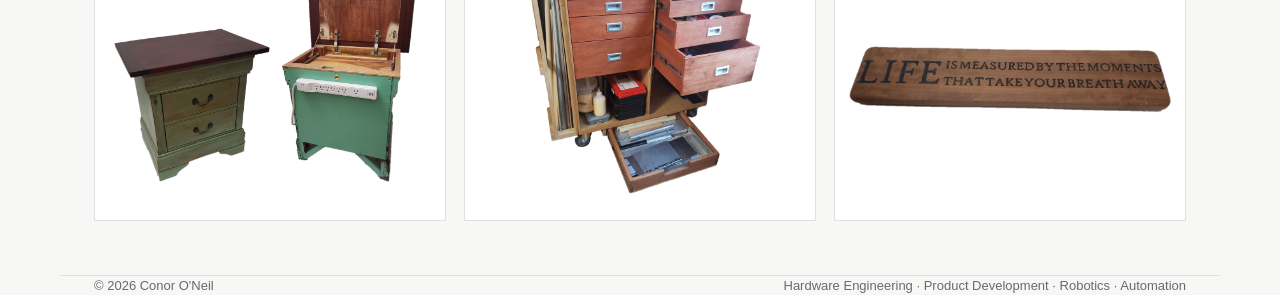
<file: projects/woodworking.html>
---
permalink: /projects/woodworking
---
<!DOCTYPE html>

<html lang="en"><head><meta charset="utf-8"/><meta content="width=device-width,initial-scale=1" name="viewport"/>
<title>Woodworking | Conor O'Neil</title><link href="../site.css?v=20260930-21" rel="stylesheet"/></head><body>
<header class="nav"><a class="brand-with-photo" href="/"><img alt="" class="nav-headshot" src="../assets/headshot.png"/><span class="brand-name">CONOR O'NEIL</span><span class="brand-role">Principal Mechanical Engineer</span><span class="brand-location">Tampa, FL</span></a><nav><a href="/#work">Professional Work</a><a href="/#capabilities">Capabilities</a><a href="/#personal">Personal</a><a href="../assets/Conor O'Neil Resume.pdf" download="Conor O'Neil Resume.pdf">Resume</a><a class="pill" href="/#contact">Contact</a></nav></header>
<main>
<section class="wood-hero"><div class="wrap"><div class="company">Personal Projects</div><h1>Woodworking</h1><p>Furniture, laser engraving, and all sorts of other projects.</p></div></section>
<section class="case-section compact"><div class="wrap">
<h2>Laser Engraving Plaques</h2>
<div class="wood-featured">
<figure><img alt="Henry and Carly laser engraved plaque" fetchpriority="high" decoding="sync" src="../assets/woodworking/plaque-henry-carly.jpg"/></figure>
<figure><img alt="The Bowers laser engraved plaque" fetchpriority="high" decoding="sync" src="../assets/woodworking/plaque-laura-colton.jpg"/></figure>
<figure><img alt="Toby laser engraved plaque" fetchpriority="high" decoding="sync" src="../assets/woodworking/plaque-toby.jpg"/></figure>
</div>
</div></section>
<section class="case-section"><div class="wrap"><h2>Other Projects</h2>
<div class="wood-grid"><figure><img alt="Cornhole boards" src="../assets/woodworking/cornhole.png"/></figure>
<figure><img alt="Wood cutting board" src="../assets/woodworking/cutting-board.jpg"/></figure>
<figure><img alt="Wood bench" src="../assets/woodworking/bench.jpg"/></figure>
<figure><img alt="End tables" src="../assets/woodworking/end-table.png"/></figure>
<figure><img alt="Custom materials storage unit" src="../assets/woodworking/materials-storage-unit.jpg"/></figure>
<figure><img alt="Carved wood quote plaque" src="../assets/woodworking/life-plaque.png"/></figure>

</div></div></section>
</main>
<footer class="wrap"><span>© 2026 Conor O'Neil</span><span>Hardware Engineering · Product Development · Robotics · Automation</span></footer>
<script src="../site.js"></script></body></html>
</file>
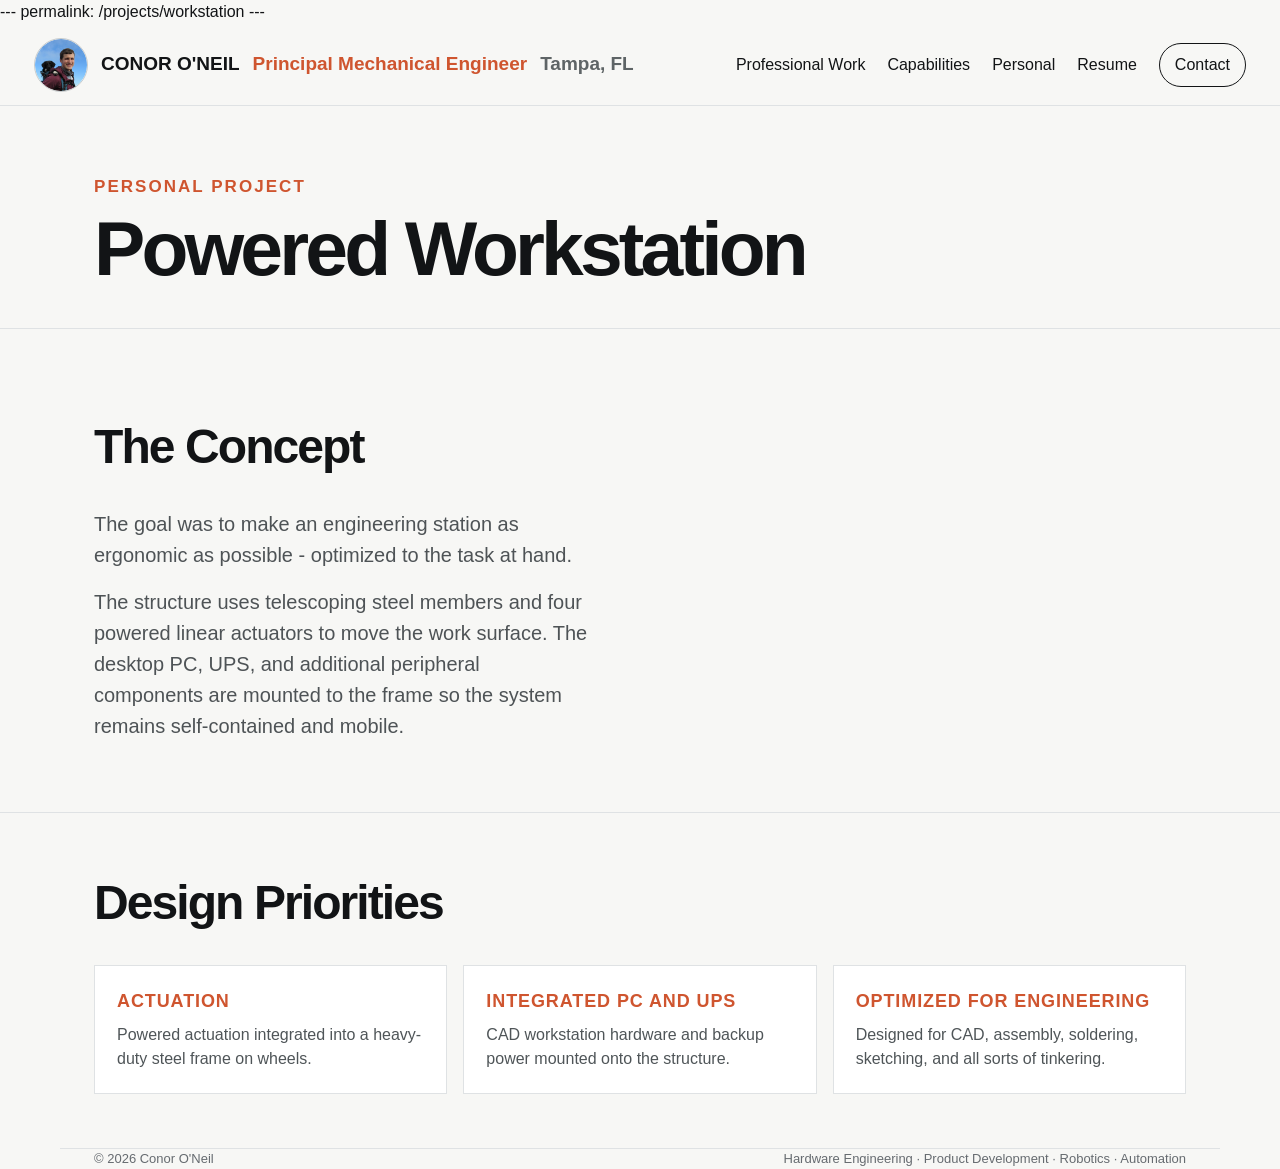
<file: projects/workstation.html>
---
permalink: /projects/workstation
---
<!DOCTYPE html>

<html lang="en"><head><meta charset="utf-8"/><meta content="width=device-width,initial-scale=1" name="viewport"/><title>Powered Workstation | Conor O'Neil</title><link href="../site.css" rel="stylesheet"/></head><body><header class="nav"><a class="brand-with-photo" href="/"><img alt="" class="nav-headshot" src="../assets/headshot.png"/><span class="brand-name">CONOR O'NEIL</span><span class="brand-role">Principal Mechanical Engineer</span><span class="brand-location">Tampa, FL</span></a><nav><a href="/#work">Professional Work</a><a href="/#capabilities">Capabilities</a><a href="/#personal">Personal</a><a href="../assets/Conor O'Neil Resume.pdf" download="Conor O'Neil Resume.pdf">Resume</a><a class="pill" href="/#contact">Contact</a></nav></header><main><section class="case-hero"><div class="wrap"><div class="company">Personal Project</div><h1>Powered Workstation</h1></div></section>
<section class="case-section workstation-concept"><div class="wrap"><div class="case-grid"><div class="case-copy"><h2>The Concept</h2><p>The goal was to make an engineering station as ergonomic as possible - optimized to the task at hand.</p><p>The structure uses telescoping steel members and four powered linear actuators to move the work surface. The desktop PC, UPS, and additional peripheral components are mounted to the frame so the system remains self-contained and mobile.</p></div><div class="case-photo workstation-video"><video autoplay loop muted playsinline preload="auto"><source src="../assets/cad-workstation-loop-v39.mp4" type="video/mp4"/></video></div></div></div></section>
<section class="case-section"><div class="wrap"><h2>Design Priorities</h2><div class="case-points"><div class="case-point"><h3>Actuation</h3><p>Powered actuation integrated into a heavy-duty steel frame on wheels.</p></div><div class="case-point"><h3>Integrated PC and UPS</h3><p>CAD workstation hardware and backup power mounted onto the structure.</p></div><div class="case-point"><h3>Optimized for Engineering</h3><p>Designed for CAD, assembly, soldering, sketching, and all sorts of tinkering.</p></div></div></div></section></main><footer class="wrap"><span>© 2026 Conor O'Neil</span><span>Hardware Engineering · Product Development · Robotics · Automation</span></footer><script src="../site.js"></script></body></html>
</file>
<file: site.css>
:root{--ink:#121416;--muted:#666b70;--line:#dfe2e4;--paper:#f7f7f5;--white:#fff;--accent:#cf552f}
*{box-sizing:border-box}html{scroll-behavior:smooth}
body{margin:0;background:var(--paper);color:var(--ink);font-family:Arial,Helvetica,sans-serif;line-height:1.5}
a{color:inherit}.wrap{max-width:1160px;margin:auto;padding:0 34px}
.nav{min-height:80px;padding:0 34px;display:flex;align-items:center;justify-content:space-between;gap:20px;border-bottom:1px solid var(--line);background:rgba(247,247,245,.97);position:sticky;top:0;z-index:10}
.brand-with-photo{display:flex;align-items:center;gap:12px;text-decoration:none;color:var(--ink);font-weight:800;letter-spacing:.08em;font-size:17px;white-space:nowrap}
.nav-headshot{width:50px;height:50px;border-radius:50%;object-fit:cover;border:1px solid #c7cbcc}
.nav nav{display:flex;gap:22px;align-items:center;flex-wrap:wrap;justify-content:flex-end}.nav nav a{text-decoration:none;font-size:14px}.pill{border:1px solid var(--ink);padding:9px 15px;border-radius:99px}
.hero{padding:92px 0 76px}.hero .role{font-size:19px;font-weight:800;letter-spacing:.08em;text-transform:uppercase;color:var(--accent);margin-bottom:16px}
.hero h1{font-size:clamp(50px,6.2vw,76px);letter-spacing:-.055em;line-height:.94;margin:0;max-width:920px}
.hero .sub{font-size:20px;font-weight:800;letter-spacing:.08em;text-transform:uppercase;margin-top:23px}
.hero .lede{font-size:21px;color:var(--muted);max-width:790px;margin:25px 0 0}
.metrics{display:grid;grid-template-columns:repeat(3,1fr);border-top:1px solid var(--line);border-bottom:1px solid var(--line)}
.metric{padding:28px 0}.metric strong{display:block;font-size:30px;line-height:1}.metric span{display:block;font-size:12px;text-transform:uppercase;letter-spacing:.1em;color:var(--muted);margin-top:8px}
.section{padding:76px 0;border-top:1px solid var(--line)}.section h2{font-size:clamp(34px,4vw,54px);letter-spacing:-.04em;line-height:1;margin:0 0 30px}
.work-grid{display:grid;grid-template-columns:repeat(3,1fr);gap:20px}.work-card{border:1px solid var(--line);background:#fff;text-decoration:none}.work-card .thumb{min-height:250px;background:linear-gradient(135deg,#b8bfc0,#6e7779)}.work-card .text{padding:26px}
.company{font-size:13px;letter-spacing:.12em;text-transform:uppercase;color:var(--accent);font-weight:800}.work-card h3{font-size:26px;line-height:1.08;margin:10px 0}.work-card p{margin:0;color:var(--muted)}
.cap-grid{display:grid;grid-template-columns:repeat(2,1fr);gap:16px 34px}.cap{font-size:18px;padding:15px 0;border-bottom:1px solid var(--line)}
.personal-copy .big{font-size:22px;color:#383c3e;max-width:900px}.personal-copy p{color:var(--muted);font-size:17px;max-width:900px}
.personal-grid{display:grid;grid-template-columns:repeat(2,1fr);gap:20px;margin-top:38px}.personal-card{background:#fff;border:1px solid var(--line);text-decoration:none}.personal-media{min-height:280px;background:linear-gradient(135deg,#b7bec0,#71797b)}.personal-card .body{padding:26px}.personal-card .eyebrow{font-size:14px;text-transform:uppercase;letter-spacing:.12em;color:var(--accent);font-weight:800}.personal-card h3{font-size:27px;margin:8px 0}.personal-card p{color:var(--muted);margin:0}
.contact{padding:88px 0}.contact h2{font-size:clamp(38px,5vw,62px);line-height:1;letter-spacing:-.045em;margin:0 0 20px;max-width:900px}.availability{font-size:22px;font-weight:700;margin:0 0 26px}.button{display:inline-block;text-decoration:none;border:1px solid #aeb3b3;padding:13px 18px;border-radius:3px;background:#b7bbb8;font-weight:700}
footer{border-top:1px solid var(--line);padding:34px 0 50px;color:var(--muted);font-size:13px;display:flex;justify-content:space-between;gap:20px;flex-wrap:wrap}
.case-hero{padding:90px 0 60px}.case-hero .company{font-size:15px}.case-hero h1{font-size:clamp(50px,6vw,78px);line-height:.95;letter-spacing:-.05em;margin:12px 0 0;max-width:940px}.case-meta{font-size:16px;font-weight:700;letter-spacing:.03em;margin-top:24px;color:#444}
.case-section{padding:68px 0;border-top:1px solid var(--line)}.case-section h2{font-size:clamp(30px,4vw,48px);letter-spacing:-.04em;margin:0 0 26px}
.case-grid{display:grid;grid-template-columns:1.05fr .95fr;gap:38px;align-items:start}.case-copy p{font-size:18px;color:#4e5356;margin:0 0 16px}
.case-points{display:grid;grid-template-columns:repeat(3,1fr);gap:16px}.case-point{background:#fff;border:1px solid var(--line);padding:22px}.case-point h3{font-size:18px;margin:0 0 8px;color:var(--accent);text-transform:uppercase;letter-spacing:.05em}.case-point p{margin:0;color:#4f5558}
.case-visual{min-height:330px;background:#fff;border:1px solid var(--line);display:grid;place-items:center;padding:30px;text-align:center;color:#777;font-size:13px;font-weight:700;letter-spacing:.08em}
@media(max-width:900px){.wrap{padding:0 24px}.nav{padding:12px 20px}.work-grid,.personal-grid,.case-grid,.case-points,.cap-grid,.metrics{grid-template-columns:1fr}.hero{padding:72px 0 58px}.case-hero{padding:70px 0 48px}}
@media(max-width:560px){.wrap{padding:0 18px}.nav{align-items:flex-start;padding:10px 16px}.brand-with-photo{font-size:14px}.nav-headshot{width:42px;height:42px}.nav nav{gap:10px}.nav nav a{font-size:12px}.hero .role{font-size:15px}.hero .sub{font-size:16px}.hero .lede{font-size:18px}.section{padding:58px 0}.availability{font-size:19px}}

/* v2.24 image/layout additions */
.work-card .thumb,
.personal-media{
  background:#e8e9e6 center/cover no-repeat;
}
.work-card .thumb img,
.personal-media img{
  width:100%;height:100%;object-fit:cover;display:block;
}
.work-card .thumb{height:250px;min-height:0;overflow:hidden}
.personal-media{height:280px;min-height:0;overflow:hidden}
.case-photo{background:#fff;border:1px solid var(--line);padding:14px}
.case-photo img{width:100%;height:auto;display:block}
.case-photo.contain img{max-height:430px;object-fit:contain}
.case-visual-grid{display:grid;grid-template-columns:repeat(3,1fr);gap:18px}
.case-visual-grid.two{grid-template-columns:repeat(2,1fr)}
.case-visual-grid .case-photo{display:flex;align-items:center;justify-content:center}
.case-section.compact{padding-top:48px;padding-bottom:48px}
.wood-hero{padding:78px 0 48px}
.wood-hero h1{font-size:clamp(48px,6vw,76px);letter-spacing:-.05em;line-height:.95;margin:10px 0 18px}
.wood-hero p{font-size:18px;color:var(--muted);max-width:720px}
.wood-strip{
  display:flex;gap:18px;overflow-x:auto;padding:0 0 16px;scroll-snap-type:x mandatory;
  scrollbar-width:thin
}
.wood-strip figure{
  flex:0 0 min(420px,82vw);margin:0;background:white;border:1px solid var(--line);
  scroll-snap-align:start;padding:12px
}
.wood-strip img{width:100%;height:320px;object-fit:contain;display:block;background:#fff}
.wood-grid{display:grid;grid-template-columns:repeat(3,1fr);gap:18px}
.wood-grid figure{margin:0;background:white;border:1px solid var(--line);padding:12px}
.wood-grid img{width:100%;height:260px;object-fit:contain;display:block}
.wood-note{font-size:16px;color:var(--muted);margin-top:14px}
@media(max-width:900px){
  .case-visual-grid,.case-visual-grid.two,.wood-grid{grid-template-columns:1fr}
  .work-card .thumb{height:300px}
}

/* v2.25 woodworking */
.wood-featured{display:grid;grid-template-columns:1.2fr 1fr 1fr;gap:18px;align-items:stretch}
.wood-featured figure,.wood-strip figure,.wood-grid figure{margin:0;background:#fff;border:1px solid var(--line);padding:12px}
.wood-featured img{width:100%;height:390px;object-fit:cover;display:block}
.wood-featured figure:first-child img{height:390px}
.wood-section-label{font-size:13px;font-weight:800;letter-spacing:.12em;text-transform:uppercase;color:var(--accent);margin-bottom:12px}
.wood-strip{display:flex;gap:18px;overflow-x:auto;padding:2px 0 18px;scroll-snap-type:x mandatory}
.wood-strip figure{flex:0 0 min(330px,76vw);scroll-snap-align:start}
.wood-strip img{width:100%;height:270px;object-fit:cover;display:block}
.wood-grid{display:grid;grid-template-columns:repeat(3,1fr);gap:18px}
.wood-grid img{width:100%;height:260px;object-fit:contain;display:block}
@media(max-width:900px){
 .wood-featured{grid-template-columns:1fr 1fr}
 .wood-featured figure:first-child{grid-column:1/-1}
 .wood-featured img,.wood-featured figure:first-child img{height:340px}
 .wood-grid{grid-template-columns:1fr 1fr}
}
@media(max-width:560px){
 .wood-featured,.wood-grid{grid-template-columns:1fr}
 .wood-featured figure:first-child{grid-column:auto}
 .wood-featured img,.wood-featured figure:first-child img{height:auto;max-height:none}
 .wood-strip img{height:240px}
}

/* index + patents review revision */
.brand-with-photo{gap:10px}
.brand-name{font-weight:850}
.brand-role{font-weight:700;color:var(--accent);letter-spacing:0;text-transform:none}
.brand-location{font-weight:700;color:#5e6466;letter-spacing:0;text-transform:none}
.hero-actions{display:flex;gap:12px;margin-top:28px;flex-wrap:wrap}
.patent-metric strong a{color:var(--accent);text-decoration:underline;text-underline-offset:4px}
.metric span{font-size:14px}
.education-metric strong{font-size:22px;line-height:1.1}
.capabilities-section{background:#25292a;color:#fff}
.capabilities-section .cap{border-color:#4a5052;color:#fff}
.capabilities-section h2{color:#fff}
.capabilities-section .cap-grid{grid-template-columns:1fr}
.personal-copy .big,.personal-copy p{font-size:22px;line-height:1.55;color:#383c3e;max-width:900px}
.personal-grid{grid-template-columns:repeat(3,1fr)}
.contact .button + .button{margin-left:10px}
.patents-list{display:grid;gap:18px}
.patent-row{background:#fff;border:1px solid var(--line);padding:22px 24px}
.patent-row h2{font-size:22px;line-height:1.2;margin:0 0 8px;color:var(--accent);letter-spacing:0}
.patent-row p{margin:0;color:#4f5558}
.patent-number{color:#3b6f92;text-decoration:underline;text-underline-offset:3px;font-weight:800}
@media(max-width:1100px){
 .brand-role,.brand-location{display:none}
}
@media(max-width:900px){
 .personal-grid{grid-template-columns:1fr}
}
@media(max-width:560px){
 .contact .button + .button{margin-left:0;margin-top:10px}
}


/* v2.26 index + patents handoff refinements */
.section h2{font-size:clamp(38px,4.4vw,60px)}
.brand-with-photo{gap:13px}
.brand-name{font-family:Arial,Helvetica,sans-serif;color:var(--ink);font-weight:850}
.button-dark{background:#202425;border-color:#202425;color:#fff}
.button-accent{background:var(--accent);border-color:var(--accent);color:#fff}
.patent-metric strong{font-size:24px}
.patent-metric strong a{color:#3b6f92}
.personal-copy .big,.personal-copy p{font-size:22px;line-height:1.55;color:#383c3e;max-width:900px}
.patents-list{max-width:940px}
@media(max-width:900px){.section h2{font-size:clamp(36px,8vw,48px)}}


/* v2.27 index + patents review refinements */
.brand-name{font-family:inherit;font-size:14px;font-weight:700;letter-spacing:0;text-transform:none;color:var(--ink)}
.metrics{align-items:stretch}
.metric{display:flex;flex-direction:column;justify-content:flex-start}
.metric strong{min-height:33px}
.patent-metric strong{font-size:30px;color:var(--ink)}
.patent-metric span a{color:#3b6f92;text-decoration:underline;text-underline-offset:3px;text-transform:none}
.email-button{color:var(--accent)}
.patents-section{padding-top:28px}
.patents-list{max-width:none}
.patent-row{padding:32px 32px}
.patent-row h2{font-size:28px;text-transform:uppercase;letter-spacing:.04em;margin:0 0 12px}
.patent-row p{font-size:24px;line-height:1.45}
.patent-number{font-weight:400}
body:has(.patents-list) .case-hero{padding:44px 0 28px}
body:has(.patents-list) .case-hero h1{margin-top:0}
body:has(.patents-list) .case-meta{font-size:19px;margin-top:16px}
@media(max-width:900px){body:has(.patents-list) .case-hero{padding:38px 0 24px}.patent-row p{font-size:20px}}

/* v2.28 index + patents review refinements */
.brand-name{font-family:inherit;font-size:17px;font-weight:700;letter-spacing:0;text-transform:none;color:var(--ink)}
.email-button{background:var(--accent);border-color:var(--accent);color:#fff}
.patent-row .patent-details{display:grid;grid-template-columns:minmax(0,1fr) 300px;gap:32px;align-items:start}
.patent-row .patent-description{min-width:0}
.patent-row .patent-number{justify-self:end;white-space:nowrap}
@media(max-width:900px){.patent-row .patent-details{grid-template-columns:1fr;gap:8px}.patent-row .patent-number{justify-self:start}}

/* v2.29 index + patents review refinements */
/* Balance professional and personal project-card body copy at one middle size. */
.work-card p,
.personal-copy .personal-card p{font-size:19px;line-height:1.5;color:var(--muted)}

/* Patents: slightly smaller description copy, matching patent-number typography,
   and a narrower right column so descriptions can run farther right before wrapping. */
body:has(.patents-list) .case-meta{font-size:23px;line-height:1.4}
.patent-row .patent-details{grid-template-columns:minmax(0,1fr) 240px;gap:24px}
.patent-row .patent-description,
.patent-row .patent-number{font-size:21px;line-height:1.45;font-weight:400}

@media(max-width:900px){
  .patent-row .patent-details{grid-template-columns:1fr;gap:8px}
  .patent-row .patent-number{justify-self:start}
  .patent-row .patent-description,.patent-row .patent-number{font-size:19px}
  body:has(.patents-list) .case-meta{font-size:20px}
}

/* v2.30 index + patents review refinements */
/* Slightly larger top navigation and capabilities list. */
.nav nav a{font-size:15px}
.cap{font-size:19px}
/* Patent card titles one step smaller. */
.patent-row h2{font-size:26px}
@media(max-width:560px){.nav nav a{font-size:13px}}
/* v2.31: align all three homepage metrics */
.education-metric strong{font-size:30px;line-height:1;white-space:nowrap}
.education-metric span{font-size:14px;margin-top:8px;line-height:normal}

/* v2.32 homepage alignment refinements */
/* Keep all metric labels on the same baseline. */
.metrics .metric strong{font-size:30px;line-height:1;min-height:30px;margin:0}
.metrics .metric span{font-size:14px;line-height:1.2;margin-top:8px}
.education-metric strong{font-size:30px;line-height:1;min-height:30px;margin:0;white-space:nowrap}
.education-metric span{font-size:14px;line-height:1.2;margin-top:8px}

/* Align professional-work company labels, titles, and descriptions across cards. */
.work-card .text{display:flex;flex-direction:column}
.work-card .company{min-height:42px}
.work-card h3{min-height:56px;margin:10px 0 12px}
.work-card p{margin:0}

@media(max-width:900px){
  .work-card .company,.work-card h3{min-height:0}
}


/* v2.33 cross-site header and case-study refinements */
.nav{min-height:82px}
.brand-with-photo{font-size:19px}
.brand-name,.brand-role,.brand-location{font-size:19px;font-weight:700}
.nav-headshot{width:54px;height:54px}
.nav nav a{font-size:16px}
#work,#capabilities,#personal,#contact{scroll-margin-top:96px}
.case-section{padding:54px 0}
.case-hero{padding:68px 0 44px}
.problem-list{margin:0;padding-left:24px;color:#353a3c;font-size:18px;font-weight:700}
.problem-list li{margin:6px 0}
.project-links{display:flex;gap:10px 18px;align-items:center;flex-wrap:wrap;margin-top:24px;font-size:15px}
.project-links span{font-size:12px;text-transform:uppercase;letter-spacing:.1em;color:var(--muted);font-weight:800}
.project-links a{color:#2f6690;text-decoration:underline;text-underline-offset:3px}
.visual-points .case-point{padding:14px 14px 20px}
.visual-points .case-photo{border:0;padding:0;margin:-2px -2px 18px;min-height:220px}
.visual-points .case-photo img{max-height:230px}
.two-point-layout{grid-template-columns:repeat(2,1fr)}
.visual-pair{display:grid!important;grid-template-columns:1fr 1fr;gap:10px}
.visual-pair img{width:100%;height:220px;object-fit:contain}
.section-label{font-size:16px;color:var(--accent);text-transform:uppercase;letter-spacing:.06em;margin:0 0 8px}
.portfolio-visuals{margin:28px 0 20px}
.portfolio-visuals .case-photo{min-height:240px}
@media(max-width:1100px){.brand-role,.brand-location{display:none}}
@media(max-width:900px){.two-point-layout{grid-template-columns:1fr}.case-section{padding:46px 0}.case-hero{padding:56px 0 38px}}
@media(max-width:560px){.brand-with-photo,.brand-name{font-size:15px}.nav-headshot{width:46px;height:46px}.nav nav a{font-size:13px}}

/* v2.34 review refinements */
/* Patent titles use the same Arial/Helvetica family as the site header. */
.patent-row h2{font-family:Arial,Helvetica,sans-serif;font-weight:800}
body:has(.patents-list) .case-meta{font-size:25px}

/* Personal-project labels on project pages. */
.case-hero .company{font-size:17px}
.wood-hero .company{font-size:17px}

/* Scoop portfolio-style overview. */
.scoop-overview{padding-top:38px;padding-bottom:46px}
.scoop-overview-grid{display:grid;grid-template-columns:.8fr 1.2fr;gap:48px;align-items:start}
.scoop-overview-copy h2{font-size:24px;color:var(--accent);text-transform:uppercase;letter-spacing:.05em;margin:0 0 10px}
.scoop-overview-copy h3{font-size:15px;color:var(--ink);text-transform:uppercase;letter-spacing:.04em;margin:24px 0 5px}
.scoop-overview-copy p{font-size:18px;color:#4e5356;margin:0;line-height:1.45}
.scoop-hero-photo{background:#fff;border:1px solid var(--line);overflow:hidden}
.scoop-hero-photo img{display:block;width:100%;height:auto}
.scoop-links{justify-content:flex-start;margin-top:12px}

/* Keep the three technical blocks aligned regardless of source-image proportions. */
.aligned-visual-points{align-items:stretch}
.aligned-visual-points .case-point{display:grid;grid-template-rows:230px auto 1fr;align-content:start}
.aligned-visual-points .case-photo{height:230px;min-height:230px;margin:-2px -2px 18px;display:flex;align-items:center;justify-content:center}
.aligned-visual-points .case-photo img{width:100%;height:100%;max-height:none;object-fit:contain}
.aligned-visual-points h3{margin:0 0 8px}

@media(max-width:900px){
 .scoop-overview-grid{grid-template-columns:1fr}
 .aligned-visual-points .case-point{display:block}
 .aligned-visual-points .case-photo{height:auto;min-height:220px}
}


/* v2.35 case-study refinements */
#work,#capabilities,#personal,#contact{scroll-margin-top:82px}
.scoop-overview-grid{grid-template-columns:.9fr 1.1fr;gap:42px;align-items:start}
.scoop-overview-copy h3{font-size:17px;color:var(--accent);text-transform:uppercase;letter-spacing:.05em;margin:0 0 7px}
.scoop-overview-copy h3:not(:first-child){margin-top:22px}
.scoop-overview-copy p{font-size:18px;line-height:1.42}
.scoop-hero-photo{max-width:610px;margin-left:auto}
.scoop-links{max-width:610px;margin:10px 0 0 auto}
.cognex-portfolio-grid{display:grid;grid-template-columns:minmax(0,1.75fr) minmax(280px,.85fr);gap:42px;align-items:center;margin-top:30px}
.cognex-visual-board{display:grid;grid-template-columns:1.2fr 1fr .8fr;gap:12px;align-items:center;min-height:420px;background:#fff}
.cognex-visual-board img{width:100%;max-height:410px;object-fit:contain;display:block}
.cognex-copy-stack{display:grid;gap:30px;align-content:center}
.cognex-copy-stack h3{font-size:17px;color:var(--accent);text-transform:uppercase;letter-spacing:.035em;margin:0 0 6px}
.cognex-copy-stack p{font-size:17px;line-height:1.42;color:#4e5356;margin:0}
.alignment-board{grid-template-columns:1.35fr 1.25fr .7fr}
.cnc-why .case-grid{align-items:end;grid-template-columns:.9fr 1.1fr}
.cnc-why .case-photo{max-width:560px;margin-left:auto}
.cnc-why .case-photo img{max-height:390px}
.cnc-why .case-copy{padding-bottom:18px}
@media(max-width:900px){
 #work,#capabilities,#personal,#contact{scroll-margin-top:82px}
 .cognex-portfolio-grid{grid-template-columns:1fr}
 .cognex-visual-board{min-height:0}
 .cnc-why .case-grid{grid-template-columns:1fr}
 .cnc-why .case-copy{padding-bottom:0}
}

/* v2.36 image, navigation, patent and portfolio-layout refinements */
/* Homepage previews: show the complete project image rather than cropping it. */
.work-card .thumb,.personal-media{background:#fff}
.work-card .thumb img,.personal-media img{object-fit:contain}
.preview-video{width:100%;height:100%;display:block;object-fit:contain;background:#fff}
.personal-card-static{cursor:default}

/* Explicit section-aware return links for project pages. */
.back-link{display:inline-block;margin-bottom:18px;color:#5b6164;text-decoration:none;font-size:14px;font-weight:800;letter-spacing:.04em}
.back-link:hover{text-decoration:underline;text-underline-offset:3px}

/* Click-to-enlarge images throughout project pages. */
.zoomable{cursor:zoom-in}
.lightbox{position:fixed;inset:0;z-index:9999;background:rgba(0,0,0,.88);display:none;align-items:center;justify-content:center;padding:34px}
.lightbox.open{display:flex}
.lightbox img{max-width:min(94vw,1800px);max-height:92vh;width:auto;height:auto;object-fit:contain;background:#fff;box-shadow:0 8px 40px rgba(0,0,0,.35)}
.lightbox-close{position:fixed;right:24px;top:16px;border:0;background:transparent;color:#fff;font:400 44px/1 Arial,sans-serif;cursor:pointer}

/* Woodworking: no cropping on plaques; let cornhole fill its cell more strongly. */
.wood-featured img,.wood-featured figure:first-child img{object-fit:contain;background:#fff}
.wood-grid figure:has(img[alt="Cornhole boards"]){padding:4px}
.wood-grid img[alt="Cornhole boards"]{height:276px;object-fit:contain}

/* Patents: compact enough to present as a single desktop page at common laptop/desktop heights. */
body:has(.patents-list) .case-hero{padding:28px 0 18px}
body:has(.patents-list) .case-hero h1{font-size:clamp(44px,5vw,64px)}
body:has(.patents-list) .case-meta{font-size:21px;margin-top:10px}
body:has(.patents-list) .back-link{margin-bottom:10px}
.patents-section{padding:18px 0 34px}
.patents-list{gap:12px}
.patent-row{padding:18px 24px}
.patent-row h2{font-size:22px;margin-bottom:7px}
.patent-row .patent-description,.patent-row .patent-number{font-size:18px;line-height:1.32}

/* Cognex: recreate the portfolio's large composite visual field at left. */
.cognex-portfolio-grid{grid-template-columns:minmax(0,1.8fr) minmax(300px,.82fr);align-items:center}
.cognex-visual-board{display:grid;grid-template-columns:1.15fr 1fr .75fr;grid-template-rows:1fr;gap:10px;min-height:430px;align-items:center}
.cognex-visual-board img{width:100%;max-height:400px;object-fit:contain}
.alignment-board{grid-template-columns:1.1fr 1fr;grid-template-rows:auto 1fr;align-items:center}
.alignment-board img:nth-child(1){grid-column:1/-1;max-height:190px}
.alignment-board img:nth-child(2){grid-column:2;grid-row:2;max-height:280px}
.alignment-board img:nth-child(3){grid-column:1;grid-row:2;max-height:250px}

/* Workstation motion asset. */
.workstation-video{padding:0;overflow:hidden}
.workstation-video video{display:block;width:100%;height:auto;max-height:520px;object-fit:contain;background:#fff}

@media(max-width:900px){
 .lightbox{padding:18px}
 .patent-row{padding:16px 18px}
 .cognex-visual-board,.alignment-board{grid-template-columns:1fr;grid-template-rows:auto;min-height:0}
 .alignment-board img:nth-child(n){grid-column:auto;grid-row:auto;max-height:330px}
}

/* v2.37 navigation, image preview, CNC, workstation, woodworking and contact refinements */
/* Contact fills the viewport below the fixed header without feeling oversized. */
.contact{min-height:calc(100vh - 82px);box-sizing:border-box;padding:96px 0 150px}

/* CNC opening section: copy starts at top; larger image shifted slightly left. */
.cnc-why .case-grid{align-items:start;grid-template-columns:.78fr 1.22fr}
.cnc-why .case-copy{padding-bottom:0}
.cnc-why .case-photo{max-width:650px;margin-left:0;justify-self:start}
.cnc-why .case-photo img{max-height:440px}

/* Workstation: a little more breathing room above title and more room for motion visual. */
.workstation-concept{padding-top:68px}
.workstation-concept .case-grid{grid-template-columns:.78fr 1.22fr;gap:34px}
.workstation-video{border:1px solid var(--line);background:#fff}
.workstation-video video{width:100%;max-height:590px;object-fit:contain;background:#fff}

/* Woodworking gallery balance. */
.wood-grid figure:has(img[alt="Cornhole boards"]){padding:0}
.wood-grid img[alt="Cornhole boards"]{height:320px;width:100%;object-fit:contain}

@media(max-width:900px){
 .contact{min-height:calc(100vh - 82px);padding:76px 0 120px}
 .cnc-why .case-grid,.workstation-concept .case-grid{grid-template-columns:1fr}
 .cnc-why .case-photo{max-width:none}
}


/* v2.38 visual balance and external-link refinements */
/* Homepage work thumbnails: preserve full image while avoiding the slight top-edge clipping. */
.work-card .thumb{padding:8px 8px 4px;display:flex;align-items:center;justify-content:center}
.work-card .thumb img{width:100%;height:100%;object-fit:contain;object-position:center center}

/* Scoop hero: middle ground between v2.36 and v2.37 and no visible white side rails. */
.scoop-hero-photo{max-width:560px;border:0;background:transparent;margin-left:auto}
.scoop-hero-photo img{width:100%;height:auto;background:transparent}

/* CNC: keep the machine farther to the right and never distort it. */
.cnc-why .case-grid{grid-template-columns:.82fr 1.18fr;gap:52px}
.cnc-why .case-photo{max-width:600px;margin-left:auto;justify-self:end}
.cnc-why .case-photo img{width:100%;height:auto;max-height:420px;object-fit:contain}

/* Workstation video: smaller, with an even narrow frame around all four sides. */
.workstation-concept{padding-top:72px}
.workstation-concept .case-grid{grid-template-columns:.86fr 1.14fr;gap:40px;align-items:start}
.workstation-video{padding:10px;border:1px solid var(--line);background:#fff;overflow:hidden;max-width:590px;margin-left:auto}
.workstation-video video{display:block;width:100%;height:auto;max-height:500px;object-fit:contain;background:#fff}

/* Slightly enlarge only the center and right plaque tiles; lightbox behavior stays unchanged. */
.wood-featured figure:nth-child(2),.wood-featured figure:nth-child(3){padding:7px}
.wood-featured figure:nth-child(2) img,.wood-featured figure:nth-child(3) img{height:400px}

/* Contact is centered more naturally in the viewport, with a compact LinkedIn mark. */
.contact{min-height:calc(100vh - 82px);padding:72px 0 92px;display:flex;align-items:center}
.contact>.wrap{width:100%}
.linkedin-link{display:inline-flex;align-items:center;gap:8px;margin-left:14px;text-decoration:none;font-weight:700;color:#4f5558;vertical-align:middle}
.linkedin-icon{display:inline-grid;place-items:center;width:30px;height:30px;border-radius:4px;background:#0a66c2;color:#fff;font:bold 20px/1 Arial,Helvetica,sans-serif;letter-spacing:-.04em}
.linkedin-link:hover span:last-child{text-decoration:underline;text-underline-offset:3px}

@media(max-width:900px){
 .cnc-why .case-grid,.workstation-concept .case-grid{grid-template-columns:1fr}
 .cnc-why .case-photo,.workstation-video{max-width:none;margin-left:0;justify-self:stretch}
 .contact{padding:68px 0 84px}
}
@media(max-width:560px){.linkedin-link{margin:12px 0 0 0}}

/* v2.39 refinement pass */
/* Give professional-work thumbnails a little more breathing room at the top. */
.work-card .thumb{padding:14px 8px 4px}

/* Personal-project intro: slightly more compact so the section fits a desktop viewport more naturally. */
#personal .personal-copy h2{font-size:clamp(36px,4.2vw,54px);margin-bottom:18px}
#personal .personal-copy .big,#personal .personal-copy>p:not(.big){font-size:20px;line-height:1.48}
#personal .personal-grid{margin-top:28px}

/* CNC: larger reading text, image shifted back toward center, and moderate lightbox sizing is set per image. */
.cnc-why .case-grid{grid-template-columns:.82fr 1.18fr;gap:38px}
.cnc-why .case-photo{max-width:620px;margin-left:0;justify-self:start;transform:translateX(18px)}
.cnc-why .case-copy p,body:has(.cnc-why) .case-section .case-copy p{font-size:20px;line-height:1.55}

/* Workstation: match CNC paragraph scale; concept title begins with the video; compact even frame. */
.workstation-concept .case-copy p{font-size:20px;line-height:1.55}
.workstation-concept .case-copy h2{margin-top:10px}
.workstation-concept .case-grid{grid-template-columns:.9fr 1.1fr;gap:42px;align-items:start}
.workstation-video{padding:8px;max-width:535px;margin-left:auto;transform:translateX(8px)}
.workstation-video video{max-height:470px;background:#fff}

/* Make all three featured plaque images read at a similar scale on-page. */
.wood-featured figure:nth-child(2),.wood-featured figure:nth-child(3){padding:2px}
.wood-featured figure:nth-child(2) img,.wood-featured figure:nth-child(3) img{height:430px;width:100%;object-fit:contain}

@media(max-width:900px){
 .cnc-why .case-photo,.workstation-video{transform:none}
 #personal .personal-copy .big,#personal .personal-copy>p:not(.big){font-size:19px}
}

/* v2.40 targeted visual corrections */
/* Personal intro: slightly smaller heading, tighter top spacing, and wider copy. */
#personal{padding-top:68px}
#personal .personal-copy h2{font-size:clamp(34px,3.9vw,50px);margin-top:0;margin-bottom:14px}
#personal .personal-copy .big,#personal .personal-copy>p:not(.big){max-width:1040px}

/* CNC: move opening image only slightly right from v2.39. */
.cnc-why .case-photo{transform:translateX(30px)}

/* Workstation: wider copy and tiny frame/position adjustment. */
.workstation-concept .case-grid{grid-template-columns:.94fr 1.06fr;gap:38px}
.workstation-video{padding:10px;max-width:545px;transform:translateX(0)}

/* Featured plaques: make center/right occupy the same visual scale as the left. */
.wood-featured{grid-template-columns:repeat(3,1fr)}
.wood-featured figure,.wood-featured figure:nth-child(2),.wood-featured figure:nth-child(3){padding:12px;display:flex;align-items:center;justify-content:center}
.wood-featured img,.wood-featured figure:first-child img,.wood-featured figure:nth-child(2) img,.wood-featured figure:nth-child(3) img{width:100%;height:430px;object-fit:contain;background:#fff}
.wood-featured figure:nth-child(2) img,.wood-featured figure:nth-child(3) img{transform:scale(1.14)}

@media(max-width:900px){
 #personal{padding-top:58px}
 .cnc-why .case-photo,.workstation-video{transform:none}
 .wood-featured{grid-template-columns:1fr 1fr}
 .wood-featured figure:first-child{grid-column:1/-1}
}
@media(max-width:560px){.wood-featured{grid-template-columns:1fr}.wood-featured figure:first-child{grid-column:auto}}

/* v2.41 targeted sizing corrections */
/* Personal copy: narrower column while preserving the intended five-line lead paragraph on desktop. */
#personal .personal-copy .big,#personal .personal-copy>p:not(.big){max-width:900px}

/* CNC: split the difference between v2.39 and v2.40, and move the hero slightly right. */
.cnc-why .case-photo{transform:translateX(42px)}

/* Workstation: slightly more breathing room around the working video. */
.workstation-video{padding:13px}

/* Plaques: keep three separate cards with comfortable gutters; no scaling beyond each card. */
.wood-featured{gap:24px}
.wood-featured figure,.wood-featured figure:nth-child(2),.wood-featured figure:nth-child(3){padding:16px;overflow:hidden}
.wood-featured img,.wood-featured figure:first-child img,.wood-featured figure:nth-child(2) img,.wood-featured figure:nth-child(3) img{width:100%;height:410px;object-fit:contain;transform:none}

@media(max-width:900px){
 #personal .personal-copy .big,#personal .personal-copy>p:not(.big){max-width:none}
 .cnc-why .case-photo{transform:none}
}


/* v2.42 targeted corrections */
/* Personal: nudge the section upward and widen copy just enough to hold the intended line count. */
#personal{padding-top:58px}
#personal .personal-copy .big,#personal .personal-copy>p:not(.big){max-width:950px}

/* CNC opening image: small rightward nudge only. */
.cnc-why .case-photo{transform:translateX(54px)}

@media(max-width:900px){
 #personal{padding-top:52px}
 #personal .personal-copy .big,#personal .personal-copy>p:not(.big){max-width:none}
 .cnc-why .case-photo{transform:none}
}


/* v2.43 final positioning refinements */
.cnc-why .case-photo{transform:translateX(66px)}
@media(max-width:760px){.cnc-why .case-photo{transform:none}}

/* v2.44 fine tuning */
.cnc-why .case-photo{transform:translateX(78px)}
@media(max-width:760px){.cnc-why .case-photo{transform:none}}

/* v2.45 final requested refinements */
@media(min-width:761px){
  .cnc-why .case-photo{transform:translateX(96px) !important;}
}

/* Final staging media refinements — homepage only. */
.cnc-home-media img{transform:translateY(8px)}
@media(max-width:900px){.cnc-home-media img{transform:translateY(6px)}}

/* Final workstation video refinements — preserve video sizing. */
/* Homepage preview: lower the existing video slightly without resizing it. */
.workstation-home-media .preview-video{transform:translateY(8px)}
/* Workstation case study: remove the frame/border around the video container. */
.workstation-concept .workstation-video{border:0 !important}
@media(max-width:900px){.workstation-home-media .preview-video{transform:translateY(6px)}}

/* Final workstation spacing adjustment. */
/* Homepage: lower the existing video a little more without resizing it. */
.workstation-home-media .preview-video{transform:translateY(14px)}
/* Case study: video itself fills the container; no white padding/frame around it. */
.workstation-concept .workstation-video{padding:0 !important;border:0 !important;background:transparent !important}
.workstation-concept .workstation-video video{background:transparent !important}
@media(max-width:900px){.workstation-home-media .preview-video{transform:translateY(10px)}}

/* Final homepage workstation position: lower slightly more, sizing unchanged. */
.workstation-home-media .preview-video{transform:translateY(18px)}
@media(max-width:900px){.workstation-home-media .preview-video{transform:translateY(13px)}}

/* Mobile review: layout-only corrections. Desktop rules above remain unchanged. */
@media (max-width:600px){
  /* Two deliberately balanced navigation rows beside the brand. */
  .nav{gap:8px;padding:10px 12px;align-items:center}
  .brand-with-photo{gap:7px;flex:0 0 auto}
  .brand-name{font-size:12px;letter-spacing:0}
  .nav-headshot{width:39px;height:39px}
  .nav nav{display:grid;grid-template-columns:repeat(6,minmax(0,1fr));column-gap:3px;row-gap:7px;align-items:center;justify-items:center;flex:1;min-width:0}
  .nav nav a{font-size:10px;white-space:nowrap;line-height:1.2}
  .nav nav a:nth-child(1),.nav nav a:nth-child(2){grid-column:span 3}
  .nav nav a:nth-child(n+3){grid-column:span 2}
  .nav nav .pill{padding:7px 9px}
  /* Keep the footer descriptor together without changing desktop typography. */
  footer{gap:8px;padding-top:18px;padding-bottom:24px}
  footer span:last-child{font-size:clamp(8px,2.25vw,11px);white-space:nowrap;letter-spacing:-.02em}
  /* Cognex: keep the visual column next to its copy, but make it useful on a phone. */
  .cognex-portfolio-grid{display:grid;grid-template-columns:minmax(0,40%) minmax(0,60%);gap:10px;align-items:center}
  .cognex-visual-board,.alignment-board{display:grid;grid-template-columns:1fr;grid-template-rows:auto;gap:9px;min-height:0;min-width:0}
  .cognex-visual-board img,.alignment-board img:nth-child(n){grid-column:auto;grid-row:auto;width:100%;height:auto;max-height:180px;object-fit:contain}
  .cognex-copy-stack{min-width:0;gap:18px}
  .cognex-copy-stack h3{font-size:clamp(12px,3.1vw,16px);line-height:1.25;letter-spacing:.025em}
  .cognex-copy-stack p{font-size:clamp(12px,3.15vw,16px);line-height:1.45}
  /* CNC opening: give the copy enough room to read and retain a smaller image at right. */
  .cnc-why .case-grid{grid-template-columns:minmax(0,57%) minmax(0,43%);gap:10px;align-items:start}
  .cnc-why .case-copy,.cnc-why .case-photo{min-width:0}
  .cnc-why .case-copy h2{font-size:clamp(22px,5.2vw,28px);white-space:nowrap;letter-spacing:-.035em}
  .cnc-why .case-copy p{font-size:clamp(13px,3.35vw,16px);line-height:1.5}
  .cnc-why .case-photo{padding:5px;max-width:none;transform:none;justify-self:stretch}
  /* Workstation concept: prevent a desktop split from squeezing its paragraphs. */
  .workstation-concept .case-grid{grid-template-columns:minmax(0,1fr);gap:20px}
  .workstation-concept .case-copy p{font-size:17px;line-height:1.55}
  .workstation-concept .workstation-video{width:100%;max-width:none;margin:0;transform:none}
}

/* Mobile review round 2 — requested spacing and Cognex sizing refinements. */
@media (max-width:600px){
  /* Pull the two top navigation items toward the center while keeping row 2 balanced. */
  .nav nav{grid-template-columns:repeat(12,minmax(0,1fr));column-gap:2px}
  .nav nav a:nth-child(1){grid-column:3 / span 4}
  .nav nav a:nth-child(2){grid-column:7 / span 4}
  .nav nav a:nth-child(3){grid-column:1 / span 4}
  .nav nav a:nth-child(4){grid-column:5 / span 4}
  .nav nav a:nth-child(5){grid-column:9 / span 4}

  /* Workstation: remove the oversized blank band between hero and The Concept. */
  .workstation-concept{padding-top:28px !important}
  .workstation-concept .case-grid{margin-top:0 !important;padding-top:0 !important}

  /* Cognex: back the visual column down slightly from the first mobile pass. */
  .cognex-portfolio-grid{grid-template-columns:minmax(0,36%) minmax(0,64%);gap:10px}
  .cognex-visual-board img,.alignment-board img:nth-child(n){max-height:165px}
}

/* Mobile review round 3 — stronger requested refinements. */
@media (max-width:600px){
  /* Bring Professional Work and Capabilities clearly closer together. */
  .nav nav a:nth-child(1){grid-column:4 / span 3}
  .nav nav a:nth-child(2){grid-column:7 / span 3}

  /* Collapse the hero-to-content whitespace on the workstation case study. */
  .case-hero + .workstation-concept,
  .workstation-concept{padding-top:10px !important;margin-top:0 !important}
  .workstation-concept .case-grid{gap:12px !important;margin-top:0 !important;padding-top:0 !important}
  .workstation-concept .case-copy{margin-top:0 !important;padding-top:0 !important}

  /* Cognex: visibly smaller than round 2 while retaining side-by-side copy. */
  .cognex-portfolio-grid{grid-template-columns:minmax(0,31%) minmax(0,69%);gap:12px}
  .cognex-visual-board img,.alignment-board img:nth-child(n){max-height:145px}
}

/* Mobile review round 4 — precision sizing and Scoop overview restoration. */
@media (max-width:600px){
  /* Precision Optomechanics: slightly smaller visuals, more room for copy. */
  .cognex-portfolio-grid{grid-template-columns:minmax(0,27%) minmax(0,73%);gap:12px}
  .cognex-visual-board img,.alignment-board img:nth-child(n){max-height:132px}

  /* Scoop: restore the mobile overview with centered hero first and Role & Scope copy below. */
  .scoop-overview-grid{display:flex !important;flex-direction:column !important;gap:20px !important}
  .scoop-hero-photo{order:1;width:100%;max-width:560px;margin:0 auto !important;justify-self:center}
  .scoop-overview-copy{order:2;width:100%}
}


/* Round 5 corrected — desktop Scoop is text left / image right; mobile stacks image first. */
@media(min-width:601px){
  .scoop-overview-grid{
    display:grid !important;
    grid-template-columns:minmax(0,.9fr) minmax(0,1.1fr) !important;
    gap:42px !important;
    align-items:start !important;
  }
  .scoop-overview-copy{grid-column:1;grid-row:1;width:auto;max-width:none}
  .scoop-overview-grid>div:has(.scoop-hero-photo){grid-column:2;grid-row:1;width:100%}
  .scoop-hero-photo{width:100%;max-width:560px;margin:0 0 0 auto !important}
}
@media(max-width:600px){
  .scoop-overview-grid{display:flex !important;flex-direction:column !important;gap:20px !important;align-items:stretch !important}
  .scoop-overview-grid>div:has(.scoop-hero-photo){order:1;width:100%}
  .scoop-overview-copy{order:2;width:100%;max-width:none}
  .scoop-hero-photo{width:100%;max-width:560px;margin:0 auto !important}
  .nav nav a:nth-child(1){grid-column:1 / span 5 !important;justify-self:start !important}
  .nav nav a:nth-child(2){grid-column:8 / span 5 !important;justify-self:end !important}
}


/* Final Scoop sizing + mobile top-row nav spacing. */
@media(min-width:601px){
  /* Desktop only: image size stays fixed; narrow the copy to the marked line. */
  .scoop-hero-photo{max-width:480px !important;margin-left:auto !important}
  .scoop-overview-copy{max-width:440px !important}
}
@media(max-width:600px){
  /* Mobile only: keep the two top-row links close but visibly separated. */
  .nav nav a:nth-child(1){grid-column:3 / span 4 !important;justify-self:end !important}
  .nav nav a:nth-child(2){grid-column:7 / span 4 !important;justify-self:start !important}
  .nav nav a:nth-child(1){margin-right:5px !important}
  .nav nav a:nth-child(2){margin-left:5px !important}
}


/* Mobile top-row nav: place the first two links together as one centered pair. */
@media(max-width:600px){
  .nav nav a:nth-child(1){
    grid-column:3 / span 4 !important;
    justify-self:end !important;
    margin-right:2px !important;
  }
  .nav nav a:nth-child(2){
    grid-column:7 / span 4 !important;
    justify-self:start !important;
    margin-left:2px !important;
  }
}


/* Mobile header restored: two links on row 1, three links on row 2. */
@media(max-width:600px){
  .nav nav{
    display:grid !important;
    grid-template-columns:repeat(12,minmax(0,1fr)) !important;
    column-gap:2px !important;
    row-gap:7px !important;
    justify-items:center !important;
  }
  .nav nav a:nth-child(1){grid-column:3 / span 4 !important;justify-self:end !important;margin-right:5px !important}
  .nav nav a:nth-child(2){grid-column:7 / span 4 !important;justify-self:start !important;margin-left:5px !important}
  .nav nav a:nth-child(3){grid-column:1 / span 4 !important;margin:0 !important}
  .nav nav a:nth-child(4){grid-column:5 / span 4 !important;margin:0 !important}
  .nav nav a:nth-child(5){grid-column:9 / span 4 !important;margin:0 !important}
}


/* Mobile header final: force exact 2-row placement without affecting desktop. */
@media(max-width:600px){
  .nav nav{
    display:grid !important;
    grid-template-columns:repeat(12,minmax(0,1fr)) !important;
    grid-template-rows:auto auto !important;
    column-gap:2px !important;
    row-gap:7px !important;
  }
  .nav nav a:nth-child(1){
    grid-row:1 !important;
    grid-column:3 / span 4 !important;
    justify-self:end !important;
    margin:0 5px 0 0 !important;
  }
  .nav nav a:nth-child(2){
    grid-row:1 !important;
    grid-column:7 / span 4 !important;
    justify-self:start !important;
    margin:0 0 0 5px !important;
  }
  .nav nav a:nth-child(3){
    grid-row:2 !important;
    grid-column:1 / span 4 !important;
    justify-self:center !important;
    margin:0 !important;
  }
  .nav nav a:nth-child(4){
    grid-row:2 !important;
    grid-column:5 / span 4 !important;
    justify-self:center !important;
    margin:0 !important;
  }
  .nav nav a:nth-child(5){
    grid-row:2 !important;
    grid-column:9 / span 4 !important;
    justify-self:center !important;
    margin:0 !important;
  }
}


/* Mobile header micro-adjustment: Capabilities only; preserve explicit grid placement. */
@media(max-width:600px){
  .nav nav a:nth-child(2){position:relative !important;left:8px !important}
}


/* Desktop only: Precision Optomechanics homepage image positioning. */
@media(min-width:601px){
  .work-card[href="projects/precision-optomechanics.html"] .thumb img{
    position:relative !important;
    left:-16px !important;
    top:8px !important;
  }
  .work-card[href="projects/precision-optomechanics.html"] h3{
    color:#111 !important;
  }
}


/* 2026-09-30: Desktop-only CNC Mechanical Structure image enlargement. */
@media(min-width:901px){
  .cnc-mechanical .case-grid{grid-template-columns:.84fr 1.16fr}
  .cnc-mechanical .case-visual-grid.two{gap:12px}
  .cnc-mechanical .case-photo{padding:5px}
}

/* 2026-09-30: Optically center cutting board and stool within desktop project cards. */
@media(min-width:901px){
  .wood-grid figure:nth-child(2) img,
  .wood-grid figure:nth-child(3) img{transform:translateY(18px)}
}
</file>
